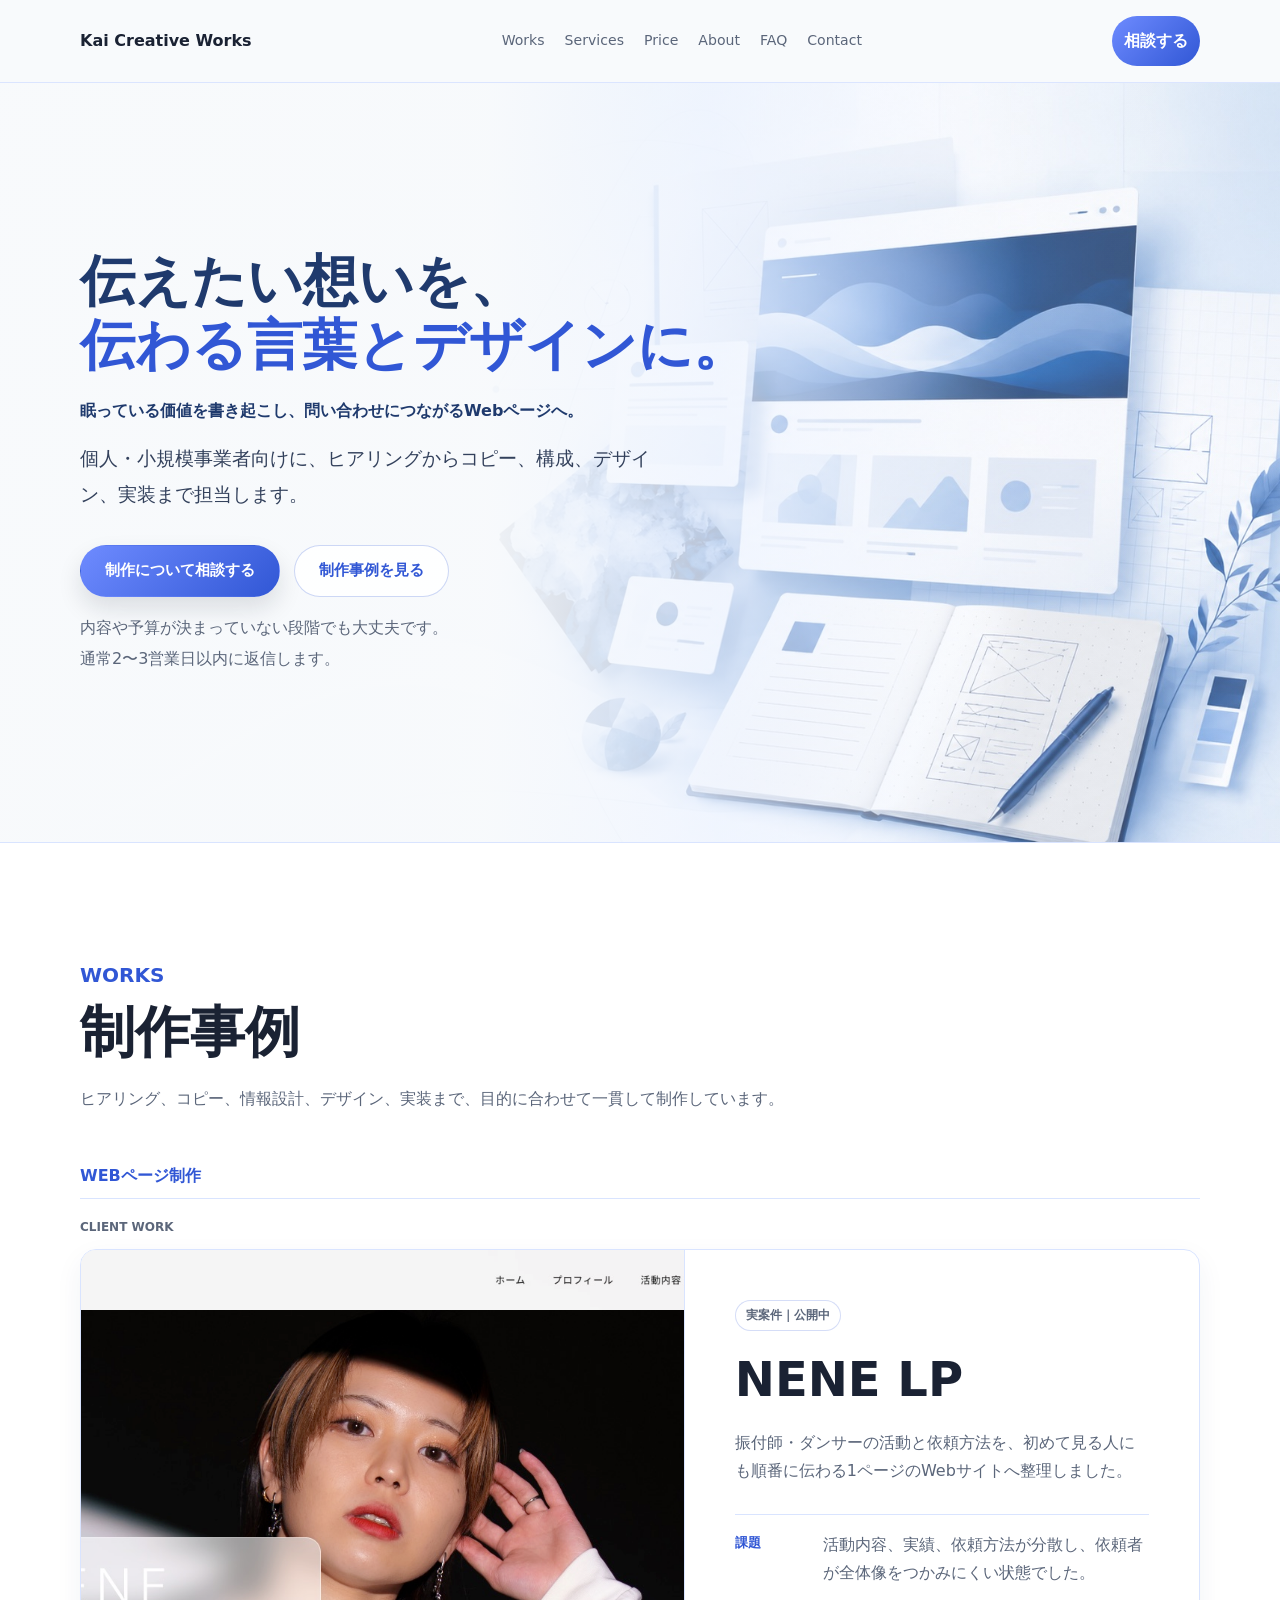
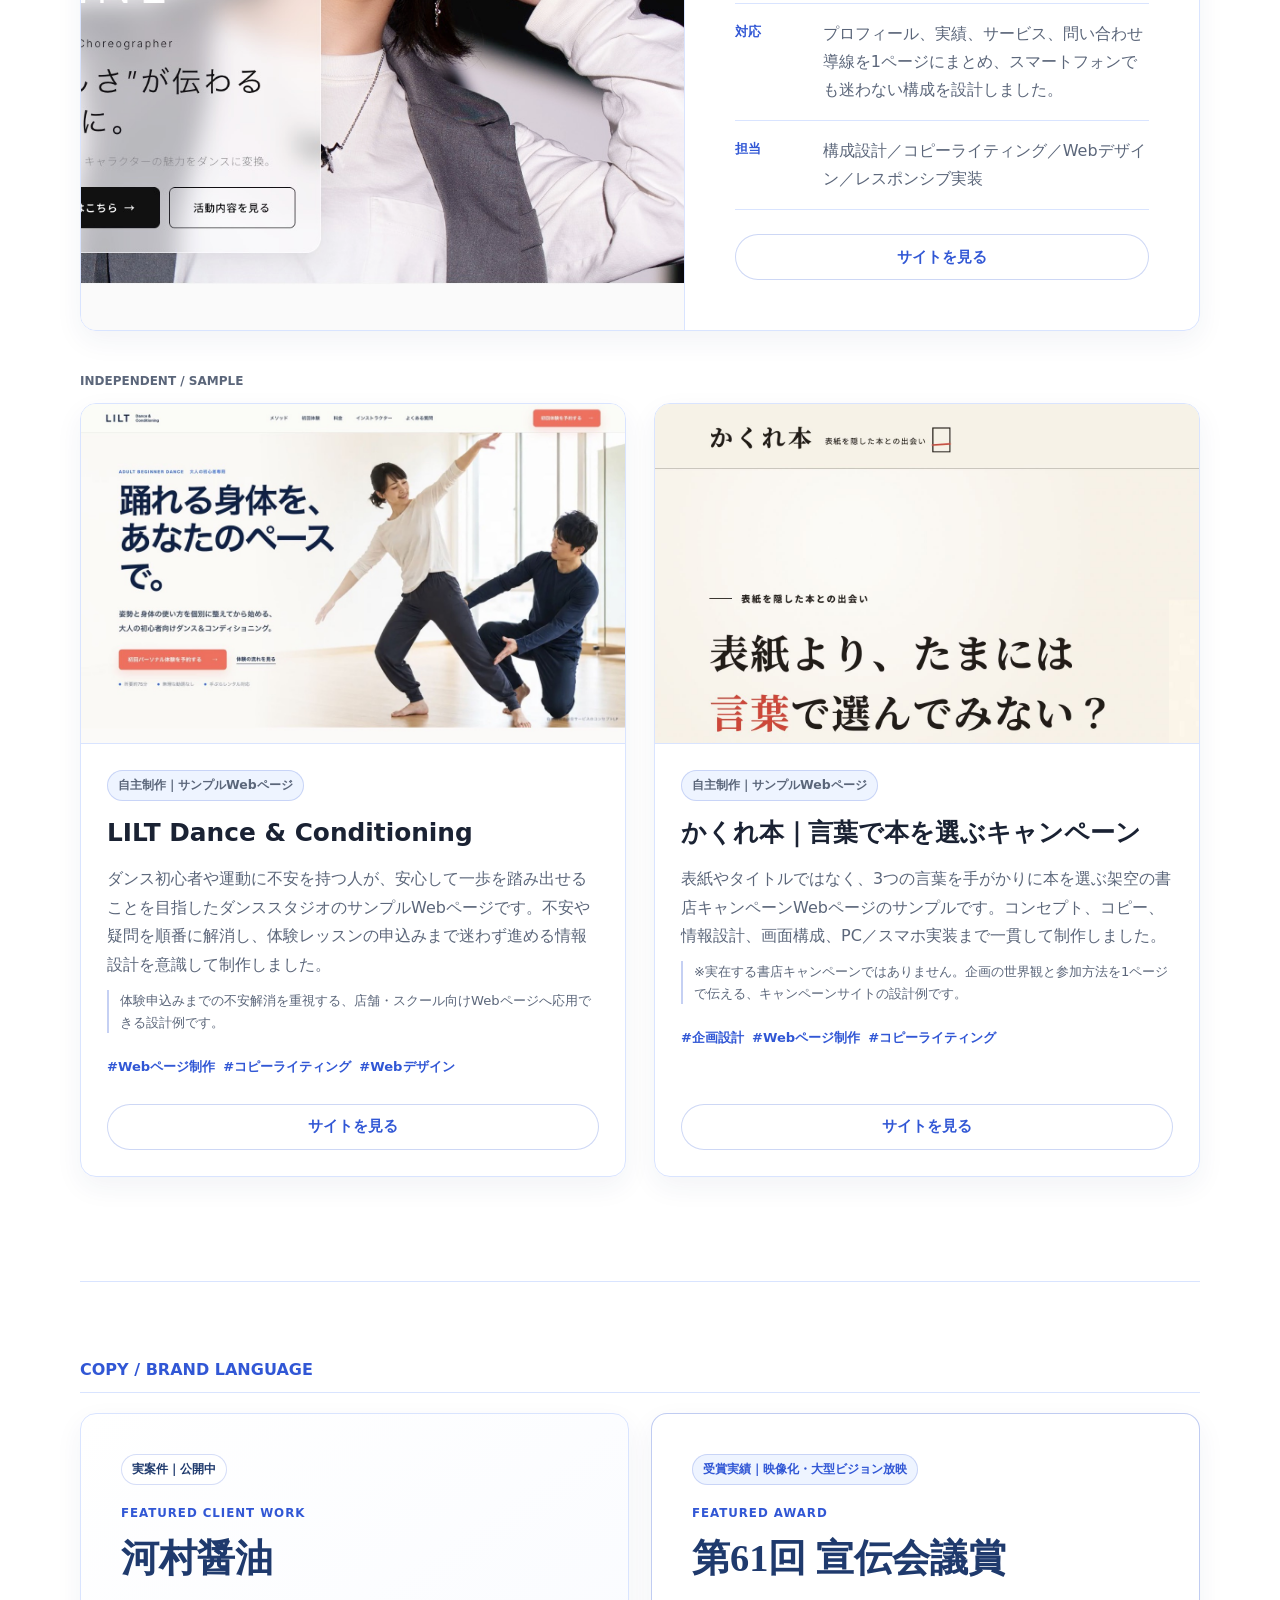
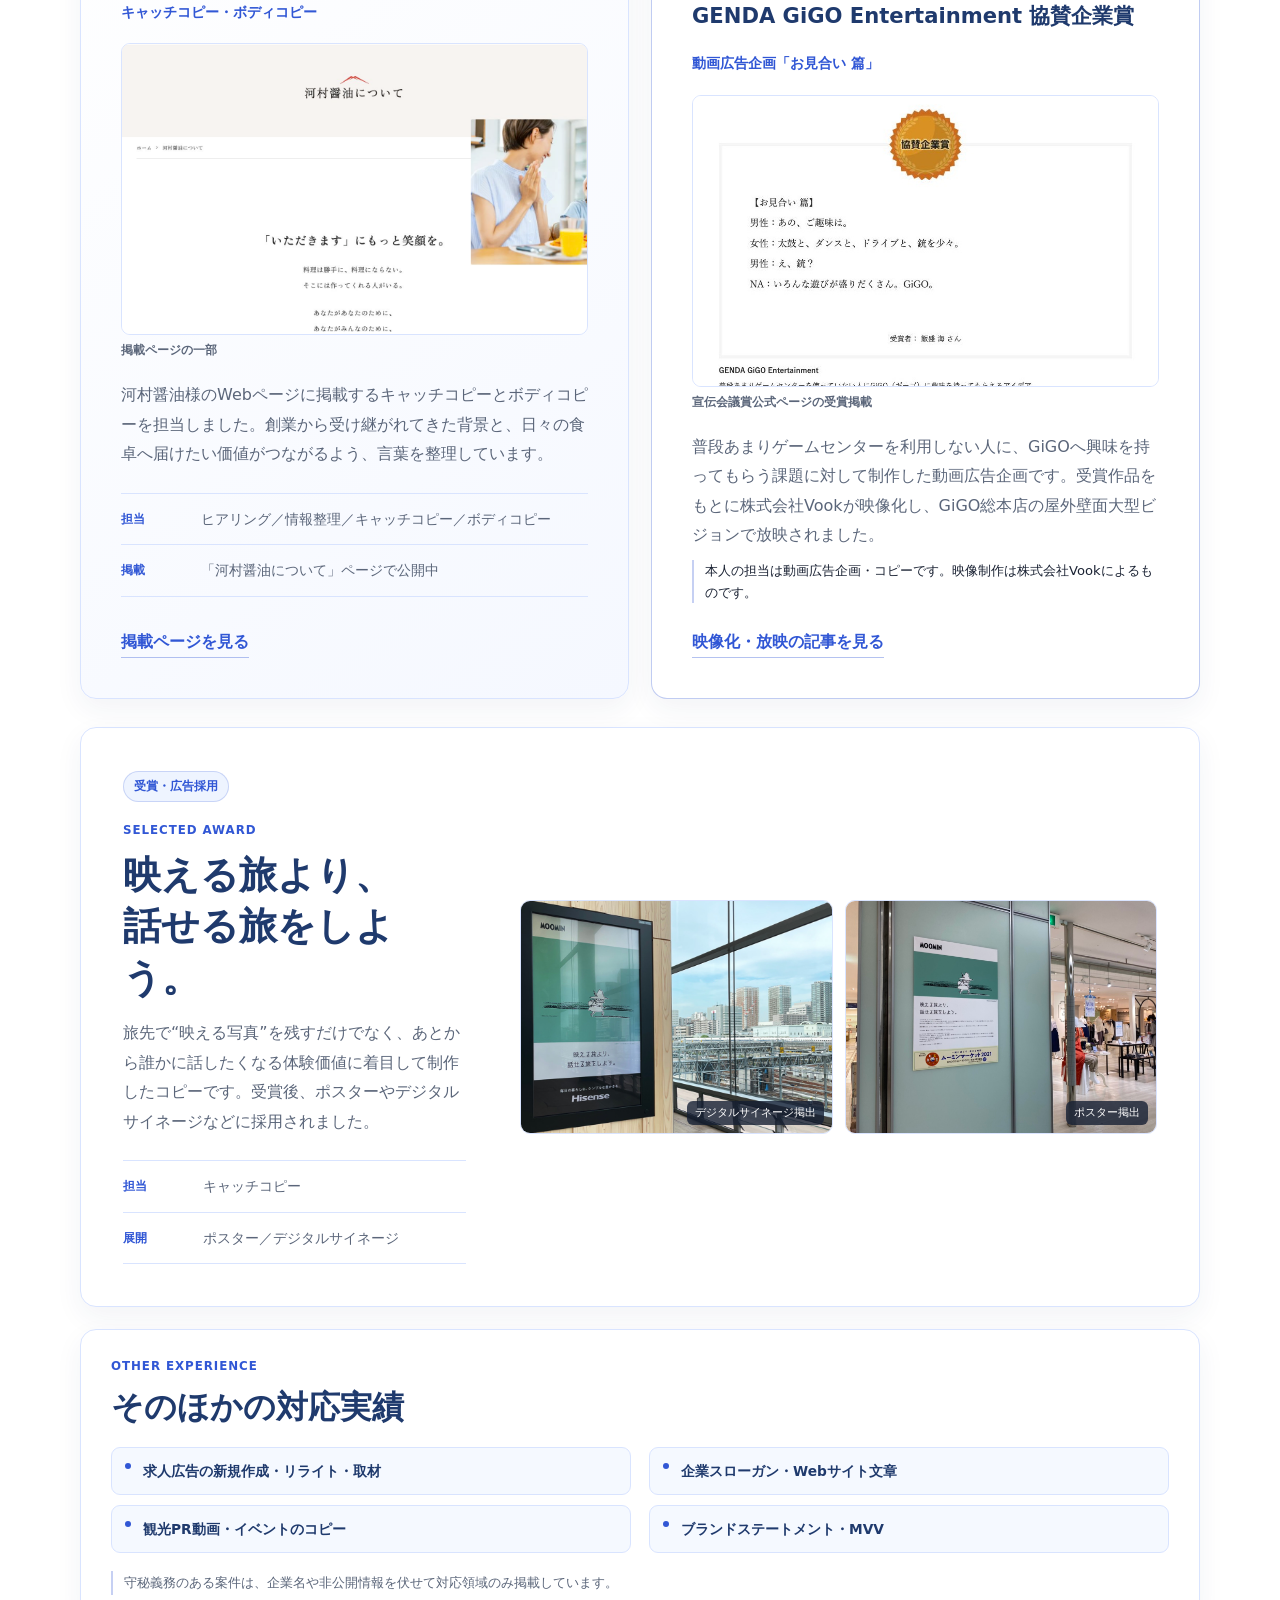
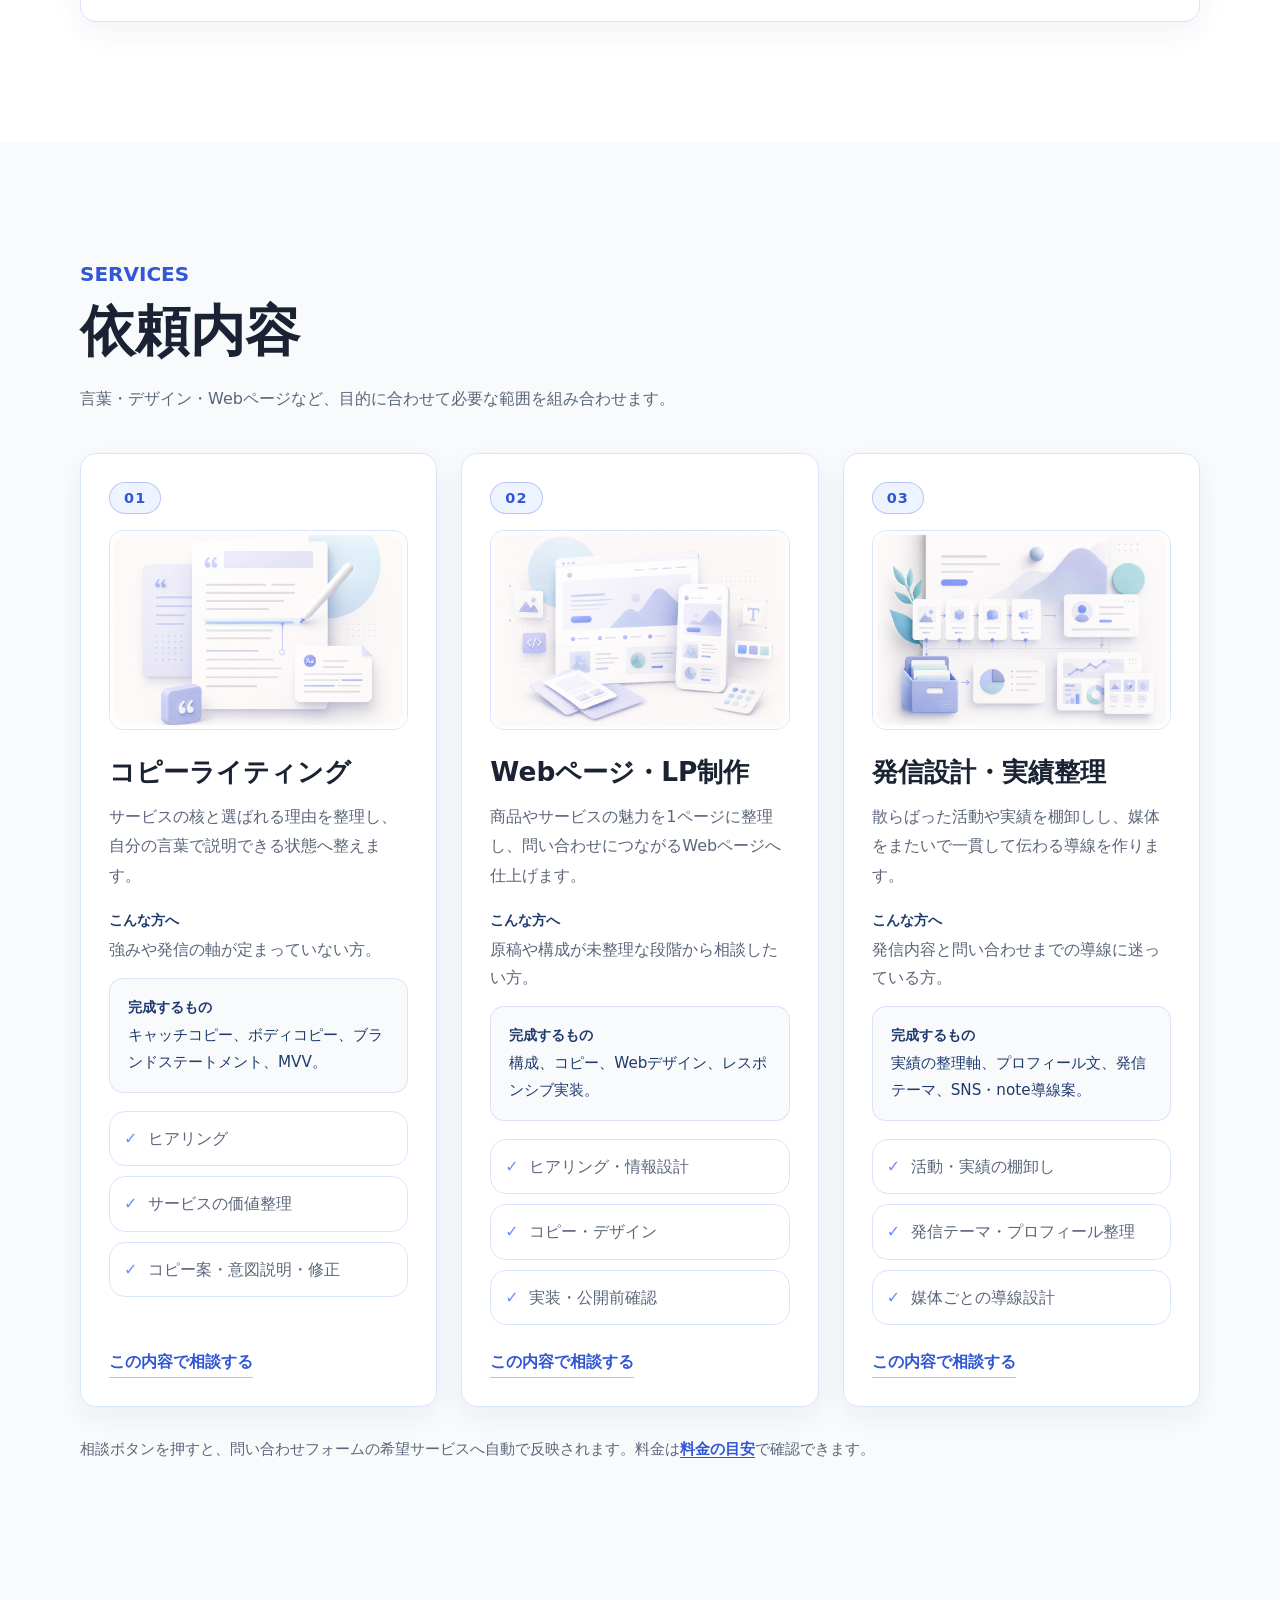
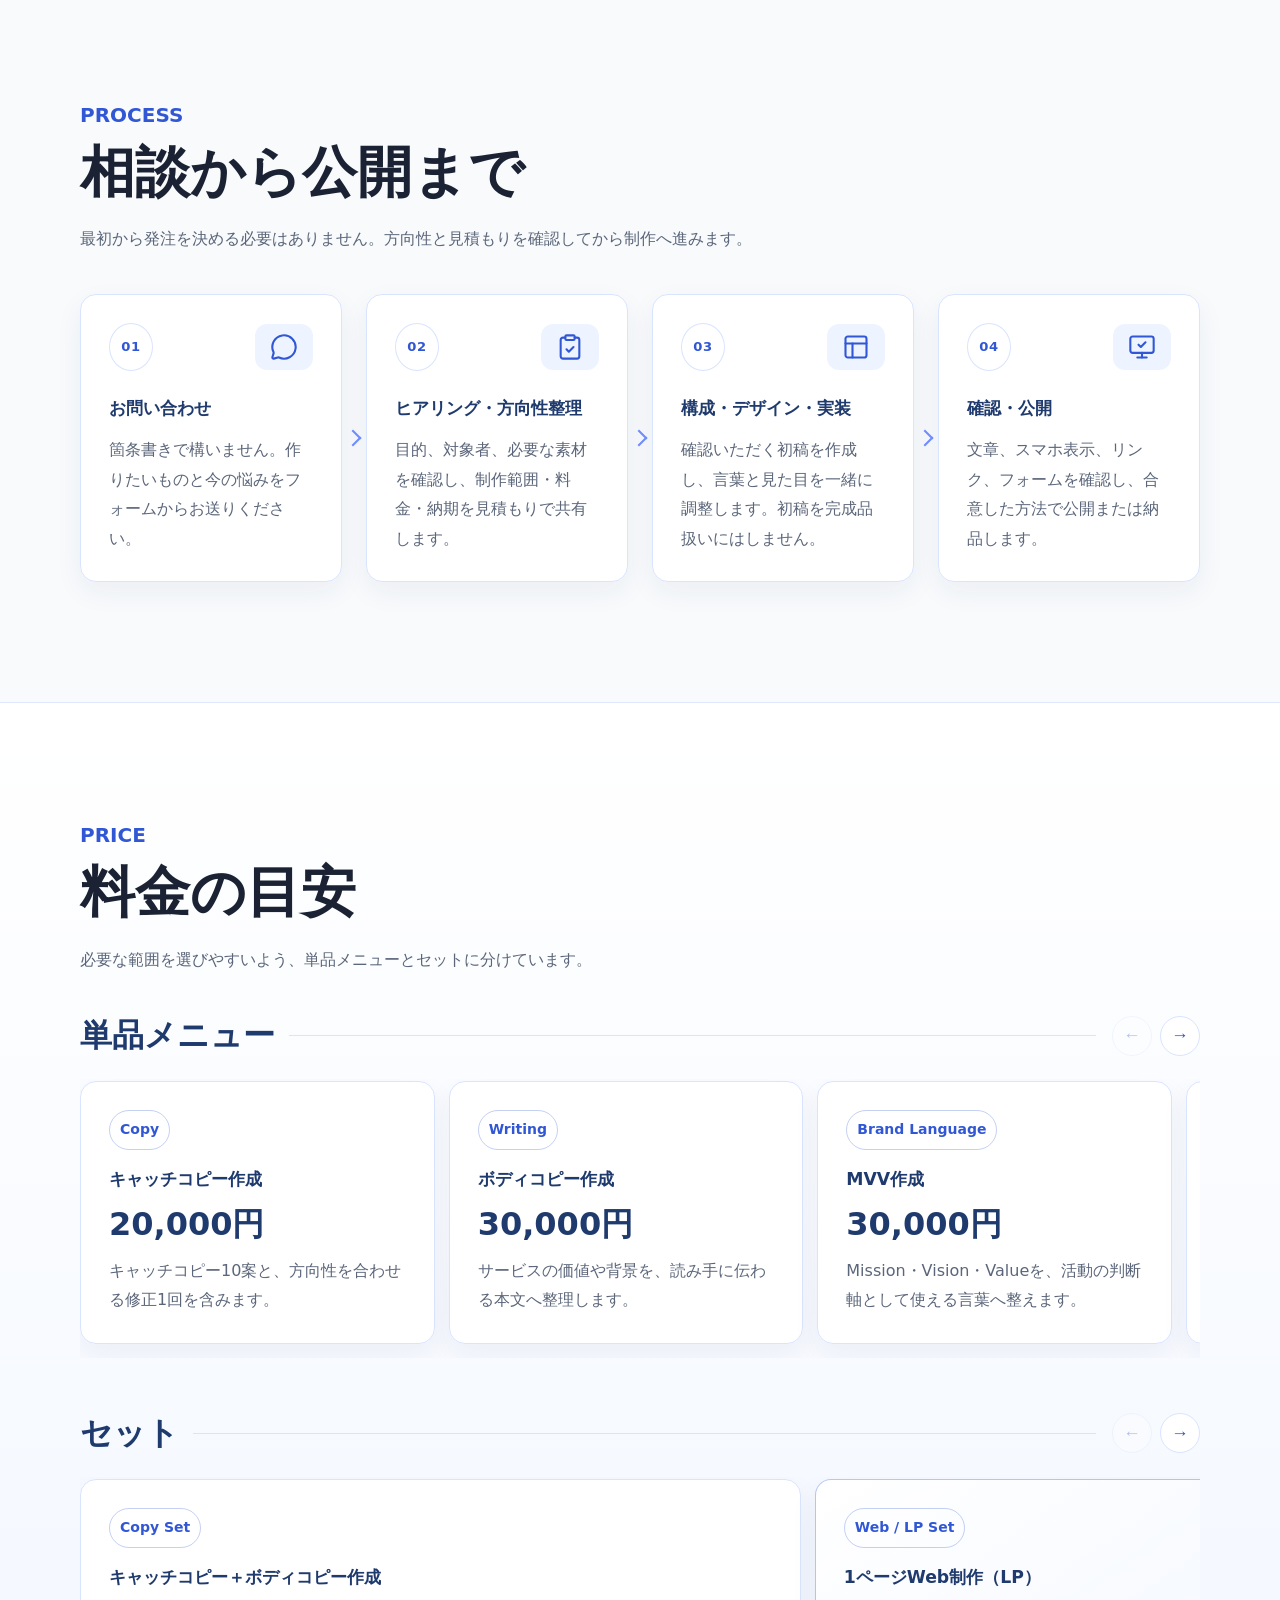
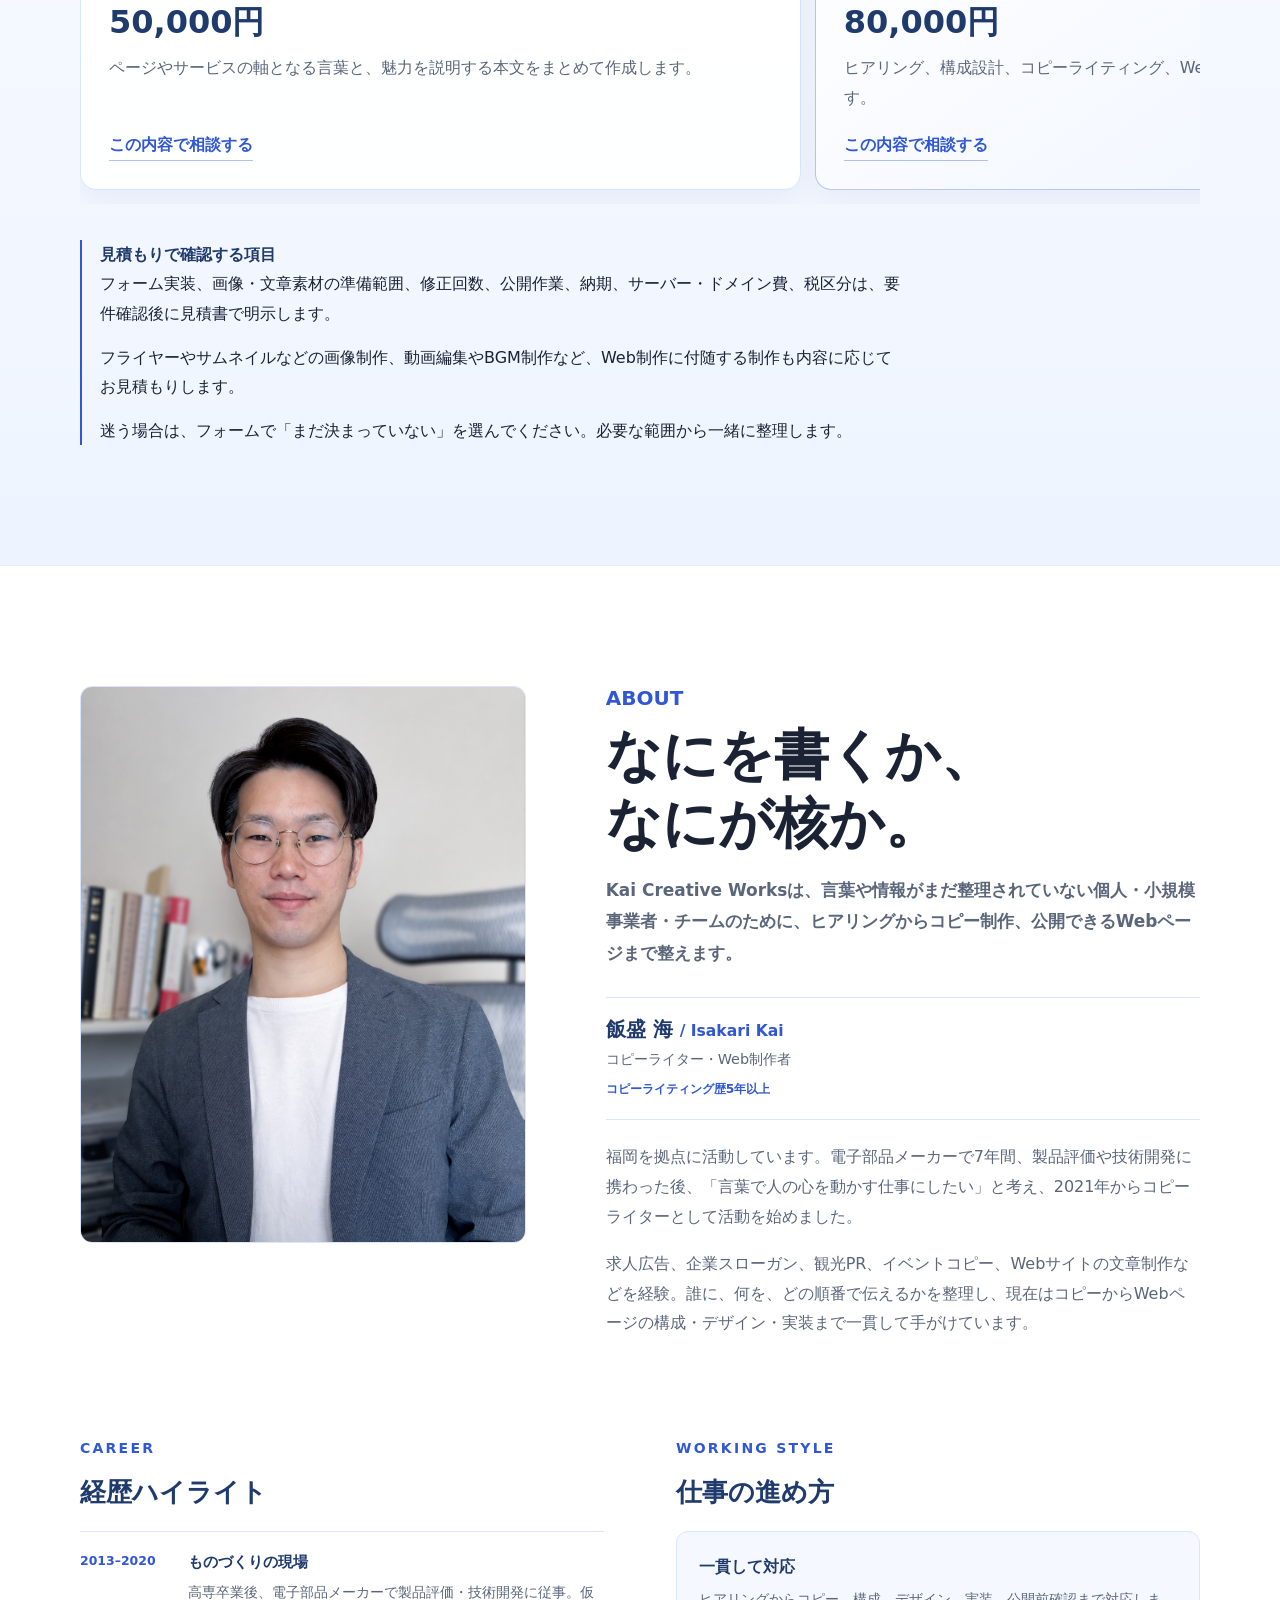
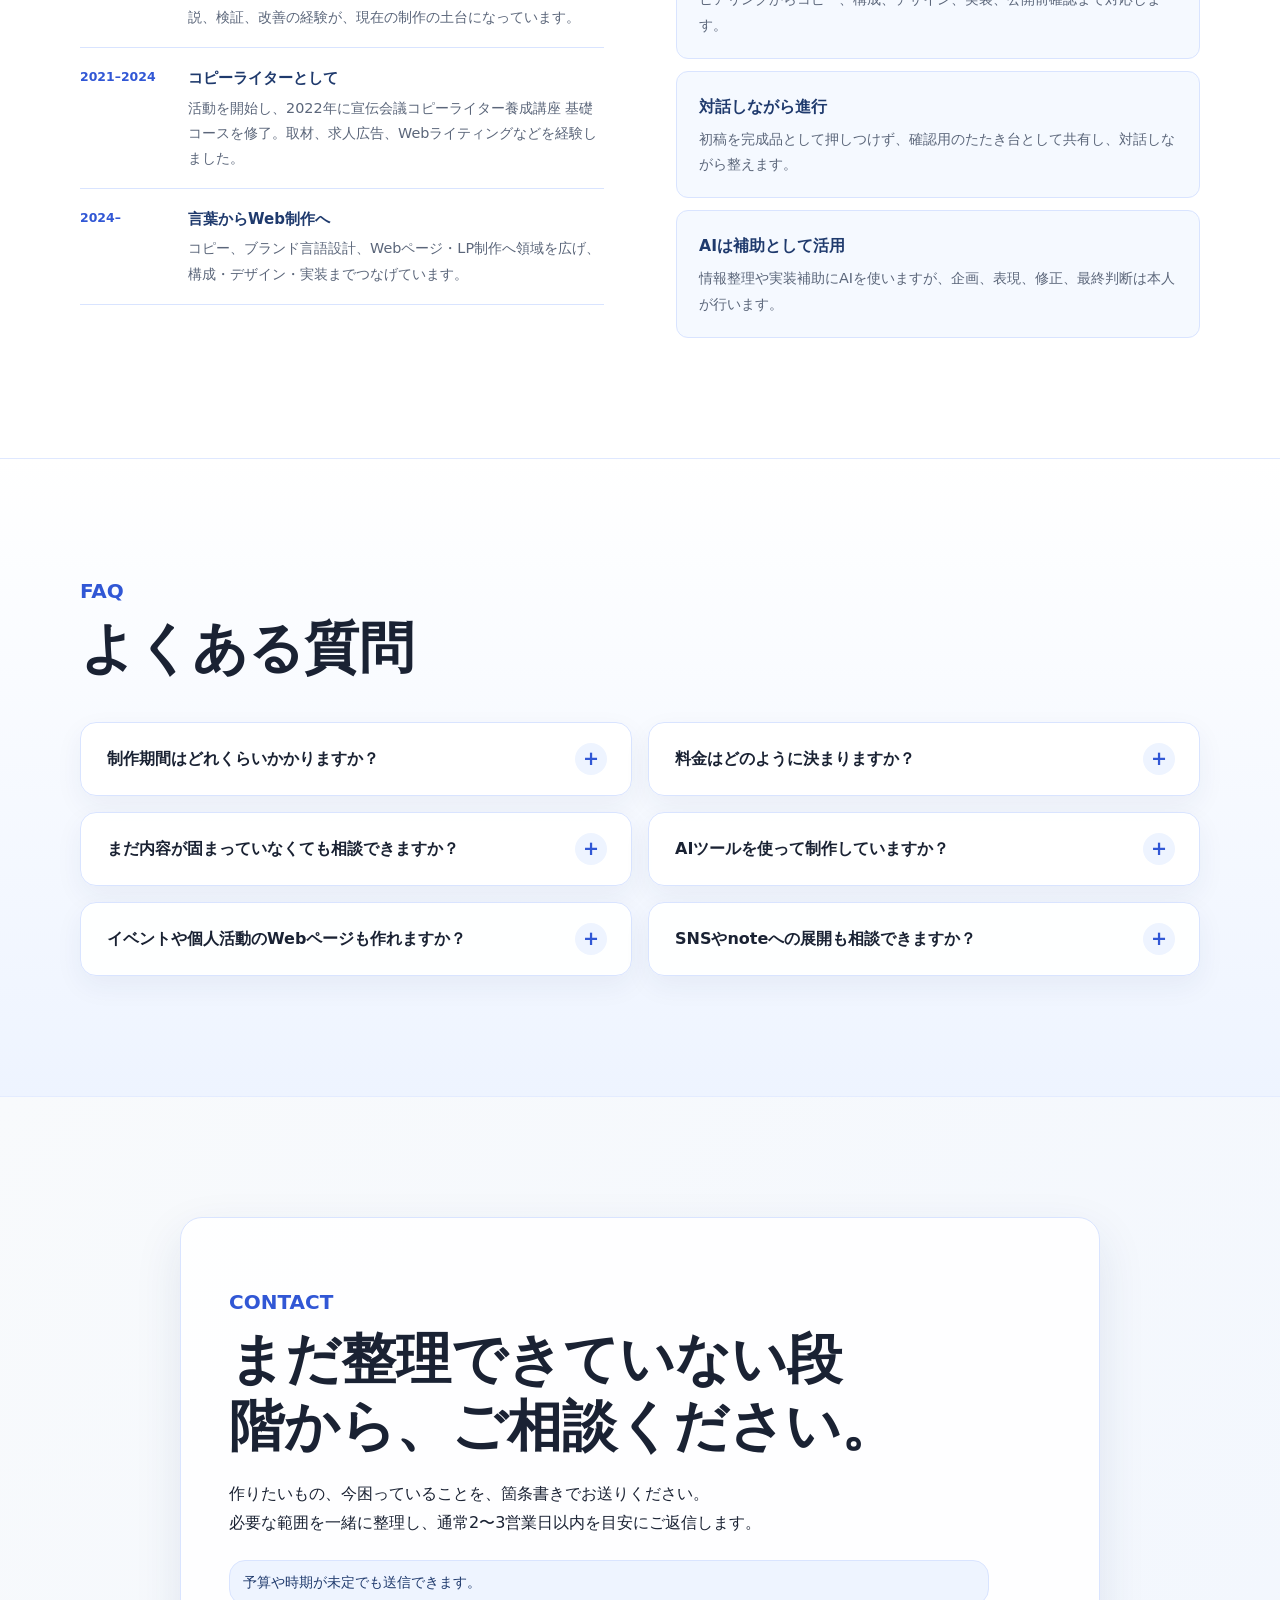
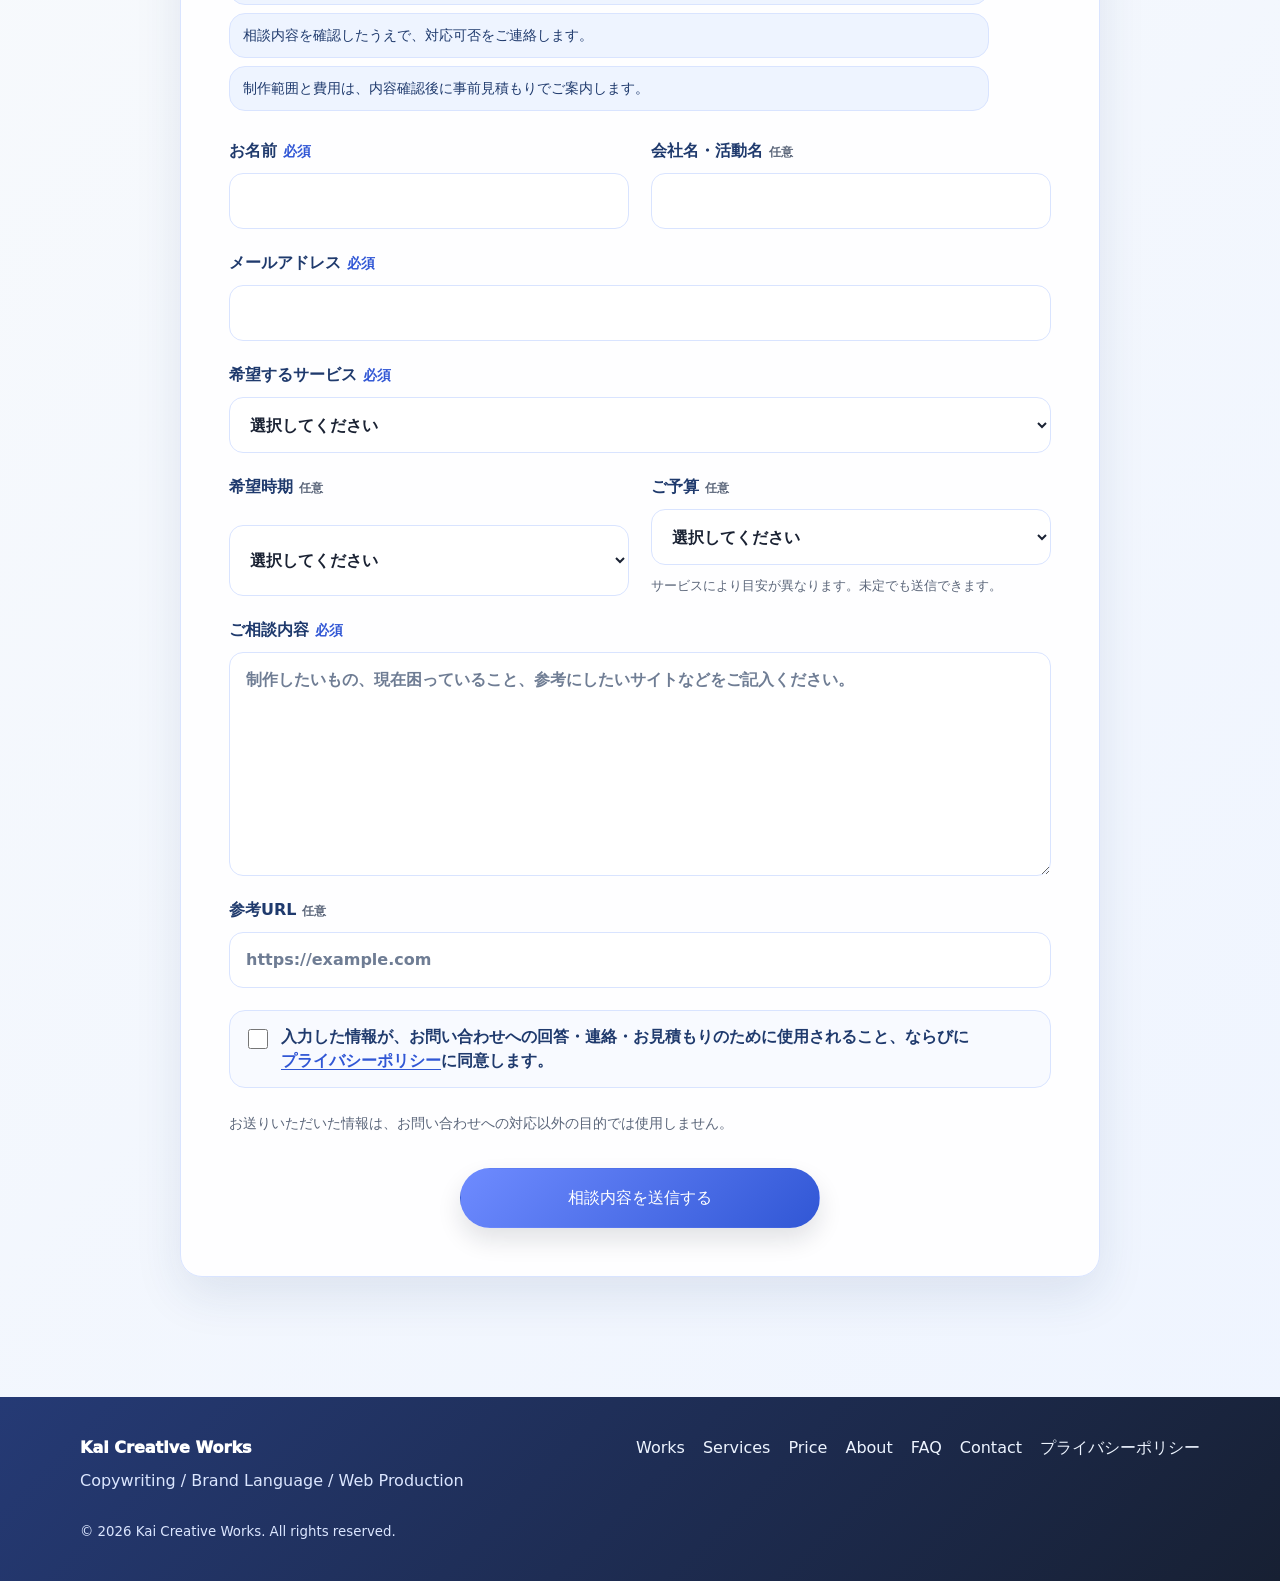
<file: index.html>
<!doctype html>
<html lang="ja">
  <head>
    <meta charset="utf-8">
    <meta name="viewport" content="width=device-width, initial-scale=1">
    <title>Kai Creative Works｜言葉から整えるWebページ・LP制作</title>
    <meta
      name="description"
      content="言葉がまとまっていない個人・小規模事業者向けに、ヒアリング、コピー、構成、デザイン、レスポンシブ実装まで一人で担当するWebページ・LP制作サービスです。"
    >
    <meta name="robots" content="index,follow">
    <link rel="canonical" href="https://kcw000.github.io/my-page/">
    <meta property="og:type" content="website">
    <meta property="og:locale" content="ja_JP">
    <meta property="og:site_name" content="Kai Creative Works">
    <meta property="og:url" content="https://kcw000.github.io/my-page/">
    <meta property="og:title" content="Kai Creative Works｜コピー・Webページ・LP制作">
    <meta property="og:description" content="伝えたい想いを、伝わる言葉とデザインに。ヒアリングからコピー、情報設計、Webページ・LP制作まで一貫して整えます。">
    <meta property="og:image" content="https://kcw000.github.io/my-page/visual/ogp.jpg?v=20260726-2">
    <meta property="og:image:type" content="image/jpeg">
    <meta property="og:image:width" content="1200">
    <meta property="og:image:height" content="630">
    <meta property="og:image:alt" content="Kai Creative Worksのコピー・情報設計・Webページ・LP制作サービス紹介">
    <meta name="twitter:card" content="summary_large_image">
    <meta name="twitter:title" content="Kai Creative Works｜コピー・Webページ・LP制作">
    <meta name="twitter:description" content="伝えたい想いを、伝わる言葉とデザインに。ヒアリングからコピー、情報設計、Webページ・LP制作まで一貫して整えます。">
    <meta name="twitter:image" content="https://kcw000.github.io/my-page/visual/ogp.jpg?v=20260726-2">
    <meta name="twitter:image:alt" content="Kai Creative Worksのコピー・情報設計・Webページ・LP制作サービス紹介">
    <link rel="icon" href="visual/visual_02.png" type="image/png">
    <link rel="preload" as="image" href="visual/hero-main.jpg">
    <link rel="stylesheet" href="style.css?v=20260727-1">
    <script type="application/ld+json">
      {
        "@context": "https://schema.org",
        "@type": "ProfessionalService",
        "name": "Kai Creative Works",
        "description": "言葉がまとまっていない個人・小規模事業者向けに、ヒアリング、コピー、構成、デザイン、Webページ・LP制作まで一貫して対応する個人クリエイターです。",
        "areaServed": "Japan",
        "serviceType": [
          "コピーライティング",
          "Webページ・LP制作",
          "発信設計・実績整理"
        ]
      }
    </script>
    <script type="application/ld+json">
      {
        "@context": "https://schema.org",
        "@type": "FAQPage",
        "mainEntity": [
          {
            "@type": "Question",
            "name": "制作期間はどれくらいかかりますか？",
            "acceptedAnswer": {
              "@type": "Answer",
              "text": "コピーライティングは2週間程度、Webページ制作（LP）は1か月程度が目安です。ご依頼内容や制作状況により前後します。お急ぎの場合は納期を調整できることもあるため、希望時期を添えてまずはご相談ください。"
            }
          },
          {
            "@type": "Question",
            "name": "まだ内容が固まっていなくても相談できますか？",
            "acceptedAnswer": {
              "@type": "Answer",
              "text": "はい。目的や現状を伺い、必要な制作物と優先順位から一緒に整理します。"
            }
          },
          {
            "@type": "Question",
            "name": "イベントや個人活動のWebページも作れますか？",
            "acceptedAnswer": {
              "@type": "Answer",
              "text": "はい。イベント告知、活動紹介、ポートフォリオ、サービス紹介など、小規模な1ページ型Webページ（LP）を中心に対応しています。"
            }
          },
          {
            "@type": "Question",
            "name": "料金はどのように決まりますか？",
            "acceptedAnswer": {
              "@type": "Answer",
              "text": "制作内容、文章量、素材の有無、ページ数、実装範囲を確認し、着手前にお見積もりをご案内します。"
            }
          },
          {
            "@type": "Question",
            "name": "AIツールを使って制作していますか？",
            "acceptedAnswer": {
              "@type": "Answer",
              "text": "情報整理や構成・実装の補助として必要に応じて活用します。企画、表現判断、コピーの選定、修正、最終確認は制作者本人が行います。"
            }
          },
          {
            "@type": "Question",
            "name": "SNSやnoteへの展開も相談できますか？",
            "acceptedAnswer": {
              "@type": "Answer",
              "text": "はい。Webページやブランドの軸をもとに、SNS投稿やnoteへ展開するためのテーマ、見出し、導線整理をご相談いただけます。"
            }
          }
        ]
      }
    </script>
  </head>
  <body>
    <a class="skip-link" href="#main-content">本文へスキップ</a>

    <!-- Header -->
    <header class="site-header">
      <a class="site-logo" href="#top" aria-label="Kai Creative Works トップへ">Kai Creative Works</a>
      <button class="nav-toggle" type="button" aria-expanded="false" aria-controls="site-nav" aria-label="メニューを開く">
        <span></span>
        <span></span>
        <span></span>
        <span class="sr-only">メニュー</span>
      </button>
      <nav id="site-nav" class="site-nav" aria-label="主要ナビゲーション">
        <a href="#works">Works</a>
        <a href="#services">Services</a>
        <a href="#price">Price</a>
        <a href="#about">About</a>
        <a href="#faq">FAQ</a>
        <a href="#contact">Contact</a>
      </nav>
      <a class="header-cta" href="#contact">相談する</a>
    </header>

    <main id="main-content">
      <!-- Hero -->
      <section id="top" class="hero" aria-labelledby="hero-title">
        <video class="hero-background hero-video" autoplay muted loop playsinline preload="metadata" poster="visual/hero-main.jpg" aria-hidden="true">
          <source src="visual/hero/hero-motion.mp4" type="video/mp4">
        </video>
        <div class="hero-overlay" aria-hidden="true"></div>
        <div class="hero-content section-shell">
          <h1 id="hero-title" class="hero-title">伝えたい想いを、<br><span>伝わる言葉と<wbr>デザインに。</span></h1>
          <p class="hero-subcopy">眠っている価値を書き起こし、問い合わせにつながるWebページへ。</p>
          <p class="lead">個人・小規模事業者向けに、ヒアリングからコピー、構成、デザイン、実装まで担当します。</p>
          <div class="button-row" aria-label="主な導線">
            <a class="button primary" href="#contact">制作について相談する</a>
            <a class="button secondary" href="#works">制作事例を見る</a>
          </div>
          <p class="hero-note">内容や予算が決まっていない段階でも大丈夫です。<br>通常2〜3営業日以内に返信します。</p>
        </div>
      </section>

      <!-- Works -->
      <section id="works" class="section works-section">
        <div class="section-shell">
          <div class="section-heading works-heading">
            <p class="eyebrow">Works</p>
            <h2>制作事例</h2>
            <p>ヒアリング、コピー、情報設計、デザイン、実装まで、目的に合わせて一貫して制作しています。</p>
          </div>

          <section id="works-web" class="works-category" aria-label="Webページ・LP制作実績">
            <div class="works-category-heading works-category-heading-compact">
              <p class="eyebrow">Webページ制作</p>
            </div>

            <p class="works-group-label">Client work</p>
            <article class="portfolio-work-card portfolio-work-featured">
              <div class="portfolio-work-media">
                <img src="visual/works/nene-cover.jpg" alt="NENE LPのメインビジュアル。NENEさんのポートレート" width="1269" height="909">
              </div>
              <div class="portfolio-work-body">
                <p class="work-label work-label-client">実案件｜公開中</p>
                <h3>NENE LP</h3>
                <p class="portfolio-work-copy">振付師・ダンサーの活動と依頼方法を、初めて見る人にも順番に伝わる1ページのWebサイトへ整理しました。</p>
                <dl class="case-summary">
                  <div>
                    <dt>課題</dt>
                    <dd>活動内容、実績、依頼方法が分散し、依頼者が全体像をつかみにくい状態でした。</dd>
                  </div>
                  <div>
                    <dt>対応</dt>
                    <dd>プロフィール、実績、サービス、問い合わせ導線を1ページにまとめ、スマートフォンでも迷わない構成を設計しました。</dd>
                  </div>
                  <div>
                    <dt>担当</dt>
                    <dd>構成設計／コピーライティング／Webデザイン／レスポンシブ実装</dd>
                  </div>
                </dl>
                <div class="portfolio-work-actions">
                  <a class="button secondary small" href="https://kcw000.github.io/nene-lp/" target="_blank" rel="noopener noreferrer">サイトを見る</a>
                </div>
              </div>
            </article>

            <p class="works-group-label works-group-label-sample">Independent / Sample</p>
            <div class="portfolio-work-pair">
              <article class="portfolio-work-card">
                <div class="portfolio-work-media">
                  <img
                    src="visual/works/lilt-lp.jpg"
                    alt="LILT Dance &amp; ConditioningのWebページデザイン"
                    width="1200"
                    height="750"
                    loading="lazy"
                  >
                </div>
                <div class="portfolio-work-body">
                  <p class="work-label">自主制作｜サンプルWebページ</p>
                  <h3>LILT Dance &amp; Conditioning</h3>
                  <p class="portfolio-work-copy">ダンス初心者や運動に不安を持つ人が、安心して一歩を踏み出せることを目指したダンススタジオのサンプルWebページです。不安や疑問を順番に解消し、体験レッスンの申込みまで迷わず進める情報設計を意識して制作しました。</p>
                  <p class="portfolio-work-note">体験申込みまでの不安解消を重視する、店舗・スクール向けWebページへ応用できる設計例です。</p>
                  <ul class="portfolio-work-tags" aria-label="LILT Dance &amp; Conditioningの担当領域">
                    <li>#Webページ制作</li>
                    <li>#コピーライティング</li>
                    <li>#Webデザイン</li>
                  </ul>
                  <div class="portfolio-work-actions">
                    <a class="button secondary small" href="https://lilt-dance-conditioning.ka1note.chatgpt.site" target="_blank" rel="noopener noreferrer">サイトを見る</a>
                  </div>
                </div>
              </article>

              <article class="portfolio-work-card">
                <div class="portfolio-work-media">
                  <img src="visual/works/kakurebon-lp.png" alt="かくれ本キャンペーンWebページのデザイン" width="1440" height="900" loading="lazy">
                </div>
                <div class="portfolio-work-body">
                  <p class="work-label">自主制作｜サンプルWebページ</p>
                  <h3>かくれ本｜言葉で本を選ぶキャンペーン</h3>
                  <p class="portfolio-work-copy">表紙やタイトルではなく、3つの言葉を手がかりに本を選ぶ架空の書店キャンペーンWebページのサンプルです。コンセプト、コピー、情報設計、画面構成、PC／スマホ実装まで一貫して制作しました。</p>
                  <p class="portfolio-work-note">※実在する書店キャンペーンではありません。企画の世界観と参加方法を1ページで伝える、キャンペーンサイトの設計例です。</p>
                  <ul class="portfolio-work-tags" aria-label="かくれ本キャンペーンWebページの担当領域">
                    <li>#企画設計</li>
                    <li>#Webページ制作</li>
                    <li>#コピーライティング</li>
                  </ul>
                  <div class="portfolio-work-actions">
                    <a class="button secondary small" href="https://kakurebon-campaign.ka1note.chatgpt.site" target="_blank" rel="noopener noreferrer">サイトを見る</a>
                  </div>
                </div>
              </article>
            </div>
          </section>

          <section id="works-copy" class="works-category copy-work-block" aria-label="コピー・ブランド言語設計実績">
            <div class="works-category-heading works-category-heading-compact copy-work-heading">
              <p class="eyebrow">Copy / Brand Language</p>
            </div>

            <div class="copy-feature-grid">
              <article class="copy-case-card copy-case-client">
                <p class="work-label work-label-client">実案件｜公開中</p>
                <p class="copy-case-overline">Featured client work</p>
                <h4>河村醤油</h4>
                <p class="copy-case-role">キャッチコピー・ボディコピー</p>
                <a class="copy-case-proof" href="https://www.kawamura-shoyu.co.jp/?mode=f1" target="_blank" rel="noopener noreferrer">
                  <img src="visual/works/copy/kawamura-page.jpg" alt="河村醤油についてページに掲載されたキャッチコピーとボディコピー" width="1280" height="960" loading="lazy">
                  <span>掲載ページの一部</span>
                </a>
                <p>河村醤油様のWebページに掲載するキャッチコピーとボディコピーを担当しました。創業から受け継がれてきた背景と、日々の食卓へ届けたい価値がつながるよう、言葉を整理しています。</p>
                <dl class="copy-case-meta">
                  <div><dt>担当</dt><dd>ヒアリング／情報整理／キャッチコピー／ボディコピー</dd></div>
                  <div><dt>掲載</dt><dd>「河村醤油について」ページで公開中</dd></div>
                </dl>
                <a class="text-link" href="https://www.kawamura-shoyu.co.jp/?mode=f1" target="_blank" rel="noopener noreferrer">掲載ページを見る</a>
              </article>

              <article class="copy-case-card copy-case-award">
                <p class="work-label">受賞実績｜映像化・大型ビジョン放映</p>
                <p class="copy-case-overline">Featured award</p>
                <h4>第61回 宣伝会議賞<br><span>GENDA GiGO Entertainment 協賛企業賞</span></h4>
                <p class="copy-case-role">動画広告企画「お見合い 篇」</p>
                <a class="copy-case-proof" href="https://awardg.sendenkaigi.com/senden/history/61" target="_blank" rel="noopener noreferrer">
                  <img src="visual/works/copy/gigo-award.jpg" alt="宣伝会議賞公式ページに掲載された協賛企業賞受賞作品「お見合い 篇」と受賞者名" width="900" height="600" loading="lazy">
                  <span>宣伝会議賞公式ページの受賞掲載</span>
                </a>
                <p>普段あまりゲームセンターを利用しない人に、GiGOへ興味を持ってもらう課題に対して制作した動画広告企画です。受賞作品をもとに株式会社Vookが映像化し、GiGO総本店の屋外壁面大型ビジョンで放映されました。</p>
                <p class="portfolio-work-note">本人の担当は動画広告企画・コピーです。映像制作は株式会社Vookによるものです。</p>
                <a class="text-link" href="https://www.advertimes.com/20240920/article474510/" target="_blank" rel="noopener noreferrer">映像化・放映の記事を見る</a>
              </article>
            </div>

            <article id="moomin-copy" class="copy-campaign-card">
              <div class="copy-campaign-copy">
                <p class="work-label">受賞・広告採用</p>
                <p class="copy-case-overline">Selected award</p>
                <h4>映える旅より、<br>話せる旅をしよう。</h4>
                <p>旅先で“映える写真”を残すだけでなく、あとから誰かに話したくなる体験価値に着目して制作したコピーです。受賞後、ポスターやデジタルサイネージなどに採用されました。</p>
                <dl class="copy-case-meta">
                  <div><dt>担当</dt><dd>キャッチコピー</dd></div>
                  <div><dt>展開</dt><dd>ポスター／デジタルサイネージ</dd></div>
                </dl>
              </div>
              <div class="copy-campaign-gallery" aria-label="映える旅より、話せる旅をしよう。の掲出写真">
                <figure>
                  <img src="visual/works/copy/moomin-signage.jpg" alt="駅構内のデジタルサイネージに掲出された作品" width="1200" height="679" loading="lazy">
                  <figcaption>デジタルサイネージ掲出</figcaption>
                </figure>
                <figure>
                  <img src="visual/works/copy/moomin-poster.jpg" alt="商業施設内にポスターとして掲出された作品" width="1200" height="899" loading="lazy">
                  <figcaption>ポスター掲出</figcaption>
                </figure>
              </div>
            </article>

            <div class="selected-copy-list" aria-label="そのほかのコピー実績">
              <article>
                <p class="copy-case-overline">Other experience</p>
                <h4>そのほかの対応実績</h4>
                <ul class="copy-experience-list">
                  <li>求人広告の新規作成・リライト・取材</li>
                  <li>企業スローガン・Webサイト文章</li>
                  <li>観光PR動画・イベントのコピー</li>
                  <li>ブランドステートメント・MVV</li>
                </ul>
                <p class="portfolio-work-note">守秘義務のある案件は、企業名や非公開情報を伏せて対応領域のみ掲載しています。</p>
              </article>
            </div>
          </section>
        </div>
      </section>

      <!-- Services -->
      <section id="services" class="section services-section">
        <div class="section-shell">
          <div class="section-heading">
            <p class="eyebrow">Services</p>
            <h2>依頼内容</h2>
            <p>言葉・デザイン・Webページなど、目的に合わせて必要な範囲を組み合わせます。</p>
          </div>
          <div class="card-grid service-cards">
            <article class="service-card card">
              <span class="number-label">01</span>
              <div class="service-visual">
                <img src="visual/services/copywriting.png" alt="文章の構成を整え、言葉を磨くコピーライティングのイメージ" width="960" height="640" loading="lazy" decoding="async">
              </div>
              <h3>コピーライティング</h3>
              <p>サービスの核と選ばれる理由を整理し、自分の言葉で説明できる状態へ整えます。</p>
              <p class="service-fit"><strong>こんな方へ</strong>強みや発信の軸が定まっていない方。</p>
              <p class="service-deliverable"><strong>完成するもの</strong>キャッチコピー、ボディコピー、ブランドステートメント、MVV。</p>
              <ul>
                <li>ヒアリング</li>
                <li>サービスの価値整理</li>
                <li>コピー案・意図説明・修正</li>
              </ul>
              <a class="text-link service-cta" href="#contact" data-service="コピーライティング">この内容で相談する</a>
            </article>
            <article class="service-card card">
              <span class="number-label">02</span>
              <div class="service-visual">
                <img src="visual/services/lp-web.png" alt="PCとスマートフォンに対応したWebページ・LP制作のイメージ" width="960" height="640" loading="lazy" decoding="async">
              </div>
              <h3>Webページ・LP制作</h3>
              <p>商品やサービスの魅力を1ページに整理し、問い合わせにつながるWebページへ仕上げます。</p>
              <p class="service-fit"><strong>こんな方へ</strong>原稿や構成が未整理な段階から相談したい方。</p>
              <p class="service-deliverable"><strong>完成するもの</strong>構成、コピー、Webデザイン、レスポンシブ実装。</p>
              <ul>
                <li>ヒアリング・情報設計</li>
                <li>コピー・デザイン</li>
                <li>実装・公開前確認</li>
              </ul>
              <a class="text-link service-cta" href="#contact" data-service="Webページ・LP制作">この内容で相談する</a>
            </article>
            <article class="service-card card">
              <span class="number-label">03</span>
              <div class="service-visual">
                <img src="visual/services/content-planning.png" alt="実績や発信内容を整理し、問い合わせまでの導線を設計するイメージ" width="960" height="640" loading="lazy" decoding="async">
              </div>
              <h3>発信設計・実績整理</h3>
              <p>散らばった活動や実績を棚卸しし、媒体をまたいで一貫して伝わる導線を作ります。</p>
              <p class="service-fit"><strong>こんな方へ</strong>発信内容と問い合わせまでの導線に迷っている方。</p>
              <p class="service-deliverable"><strong>完成するもの</strong>実績の整理軸、プロフィール文、発信テーマ、SNS・note導線案。</p>
              <ul>
                <li>活動・実績の棚卸し</li>
                <li>発信テーマ・プロフィール整理</li>
                <li>媒体ごとの導線設計</li>
              </ul>
              <a class="text-link service-cta" href="#contact" data-service="発信設計・実績整理">この内容で相談する</a>
            </article>
          </div>
          <p class="section-note">相談ボタンを押すと、問い合わせフォームの希望サービスへ自動で反映されます。料金は<a href="#price">料金の目安</a>で確認できます。</p>
        </div>
      </section>

      <!-- Process -->
      <section id="process" class="section process-section">
        <div class="section-shell">
          <div class="section-heading">
            <p class="eyebrow">Process</p>
            <h2>相談から公開まで</h2>
            <p>最初から発注を決める必要はありません。方向性と見積もりを確認してから制作へ進みます。</p>
          </div>
          <ol class="process-list">
            <li>
              <div class="process-step-top">
                <span class="process-step-number">01</span>
                <img class="process-step-icon" src="visual/icons/message-circle.svg" alt="" aria-hidden="true" width="24" height="24">
              </div>
              <strong>お問い合わせ</strong>
              <p>箇条書きで構いません。作りたいものと今の悩みをフォームからお送りください。</p>
            </li>
            <li>
              <div class="process-step-top">
                <span class="process-step-number">02</span>
                <img class="process-step-icon" src="visual/icons/clipboard-check.svg" alt="" aria-hidden="true" width="24" height="24">
              </div>
              <strong>ヒアリング・方向性整理</strong>
              <p>目的、対象者、必要な素材を確認し、制作範囲・料金・納期を見積もりで共有します。</p>
            </li>
            <li>
              <div class="process-step-top">
                <span class="process-step-number">03</span>
                <img class="process-step-icon" src="visual/icons/panels-top-left.svg" alt="" aria-hidden="true" width="24" height="24">
              </div>
              <strong>構成・デザイン・実装</strong>
              <p>確認いただく初稿を作成し、言葉と見た目を一緒に調整します。初稿を完成品扱いにはしません。</p>
            </li>
            <li>
              <div class="process-step-top">
                <span class="process-step-number">04</span>
                <img class="process-step-icon" src="visual/icons/monitor-check.svg" alt="" aria-hidden="true" width="24" height="24">
              </div>
              <strong>確認・公開</strong>
              <p>文章、スマホ表示、リンク、フォームを確認し、合意した方法で公開または納品します。</p>
            </li>
          </ol>
        </div>
      </section>

      <!-- Price -->
      <section id="price" class="section section-muted">
        <div class="section-shell">
          <div class="section-heading">
            <p class="eyebrow">Price</p>
            <h2>料金の目安</h2>
            <p>必要な範囲を選びやすいよう、単品メニューとセットに分けています。</p>
          </div>
          <div class="price-group">
            <div class="price-group-heading">
              <h3 class="price-group-title">単品メニュー</h3>
              <div class="price-slider-controls" aria-label="単品メニューの表示切り替え">
                <button type="button" class="price-slider-button" data-price-direction="-1" aria-label="前の単品メニューを表示">←</button>
                <button type="button" class="price-slider-button" data-price-direction="1" aria-label="次の単品メニューを表示">→</button>
              </div>
            </div>
            <div class="price-list price-list-single" data-price-slider tabindex="0" aria-label="単品メニュー一覧">
              <article><span class="price-label">Copy</span><h4>キャッチコピー作成</h4><strong>20,000円</strong><p>キャッチコピー10案と、方向性を合わせる修正1回を含みます。</p></article>
              <article><span class="price-label">Writing</span><h4>ボディコピー作成</h4><strong>30,000円</strong><p>サービスの価値や背景を、読み手に伝わる本文へ整理します。</p></article>
              <article><span class="price-label">Brand Language</span><h4>MVV作成</h4><strong>30,000円</strong><p>Mission・Vision・Valueを、活動の判断軸として使える言葉へ整えます。</p></article>
              <article><span class="price-label">Web Writing</span><h4>Webページライティング</h4><strong>30,000円</strong><p>ページ構成に沿って、見出し・本文・CTAなどの原稿を作成します。</p></article>
            </div>
          </div>
          <div class="price-group price-group-set">
            <div class="price-group-heading">
              <h3 class="price-group-title">セット</h3>
              <div class="price-slider-controls" aria-label="セットメニューの表示切り替え">
                <button type="button" class="price-slider-button" data-price-direction="-1" aria-label="前のセットメニューを表示">←</button>
                <button type="button" class="price-slider-button" data-price-direction="1" aria-label="次のセットメニューを表示">→</button>
              </div>
            </div>
            <div class="price-list price-list-set" data-price-slider tabindex="0" aria-label="セットメニュー一覧">
              <article>
                <span class="price-label">Copy Set</span>
                <h4>キャッチコピー＋ボディコピー作成</h4>
                <strong>50,000円</strong>
                <p>ページやサービスの軸となる言葉と、魅力を説明する本文をまとめて作成します。</p>
                <a class="text-link service-cta" href="#contact" data-service="コピーライティング">この内容で相談する</a>
              </article>
              <article class="price-featured">
                <span class="price-label">Web / LP Set</span>
                <h4>1ページWeb制作（LP）</h4>
                <strong>80,000円</strong>
                <p>ヒアリング、構成設計、コピーライティング、Webデザイン、レスポンシブ実装を含みます。</p>
                <a class="text-link service-cta" href="#contact" data-service="Webページ・LP制作">この内容で相談する</a>
              </article>
            </div>
          </div>
          <div class="price-note">
            <p><strong>見積もりで確認する項目</strong><br>フォーム実装、画像・文章素材の準備範囲、修正回数、公開作業、納期、サーバー・ドメイン費、税区分は、要件確認後に見積書で明示します。</p>
            <p>フライヤーやサムネイルなどの画像制作、動画編集やBGM制作など、Web制作に付随する制作も内容に応じてお見積もりします。</p>
            <p>迷う場合は、フォームで「まだ決まっていない」を選んでください。必要な範囲から一緒に整理します。</p>
          </div>
        </div>
      </section>

      <!-- About -->
      <section id="about" class="section about-section">
        <div class="section-shell about-editorial">
          <figure class="about-portrait">
            <img src="photo/profile.jpg?v=20260726-2" alt="Kai Creative Worksの制作者プロフィール写真" width="1104" height="1425" loading="lazy">
          </figure>
          <div class="about-copy">
            <p class="eyebrow">About</p>
            <h2>なにを書くか、<br>なにが核か。</h2>
            <p class="about-lead">Kai Creative Worksは、言葉や情報がまだ整理されていない個人・小規模事業者・チームのために、ヒアリングからコピー制作、公開できるWebページまで整えます。</p>
            <div class="profile-identity">
              <h3>飯盛 海 <span>/ Isakari Kai</span></h3>
              <p>コピーライター・Web制作者<br><span>コピーライティング歴5年以上</span></p>
            </div>
            <p>福岡を拠点に活動しています。電子部品メーカーで7年間、製品評価や技術開発に携わった後、「言葉で人の心を動かす仕事にしたい」と考え、2021年からコピーライターとして活動を始めました。</p>
            <p>求人広告、企業スローガン、観光PR、イベントコピー、Webサイトの文章制作などを経験。誰に、何を、どの順番で伝えるかを整理し、現在はコピーからWebページの構成・デザイン・実装まで一貫して手がけています。</p>
          </div>

          <div class="about-detail-grid">
            <section class="career-block" aria-labelledby="career-heading">
              <p class="eyebrow">Career</p>
              <h3 id="career-heading">経歴ハイライト</h3>
              <ol class="career-list">
                <li><time>2013–2020</time><p><strong>ものづくりの現場</strong>高専卒業後、電子部品メーカーで製品評価・技術開発に従事。仮説、検証、改善の経験が、現在の制作の土台になっています。</p></li>
                <li><time>2021–2024</time><p><strong>コピーライターとして</strong>活動を開始し、2022年に宣伝会議コピーライター養成講座 基礎コースを修了。取材、求人広告、Webライティングなどを経験しました。</p></li>
                <li><time>2024–</time><p><strong>言葉からWeb制作へ</strong>コピー、ブランド言語設計、Webページ・LP制作へ領域を広げ、構成・デザイン・実装までつなげています。</p></li>
              </ol>
            </section>

            <section class="work-values" aria-labelledby="values-heading">
              <p class="eyebrow">Working style</p>
              <h3 id="values-heading">仕事の進め方</h3>
              <div class="work-value-list">
                <article><h4>一貫して対応</h4><p>ヒアリングからコピー、構成、デザイン、実装、公開前確認まで対応します。</p></article>
                <article><h4>対話しながら進行</h4><p>初稿を完成品として押しつけず、確認用のたたき台として共有し、対話しながら整えます。</p></article>
                <article><h4>AIは補助として活用</h4><p>情報整理や実装補助にAIを使いますが、企画、表現、修正、最終判断は本人が行います。</p></article>
              </div>
            </section>
          </div>
        </div>
      </section>

      <!-- FAQ -->
      <section id="faq" class="section section-muted">
        <div class="section-shell">
          <div class="section-heading">
            <p class="eyebrow">FAQ</p>
            <h2>よくある質問</h2>
          </div>
          <div class="faq-list">
            <div class="faq-column">
              <details><summary>制作期間はどれくらいかかりますか？</summary><p>コピーライティングは2週間程度、Webページ制作（LP）は1か月程度が目安です。ご依頼内容や制作状況により前後します。お急ぎの場合は納期を調整できることもあるため、希望時期を添えてまずはご相談ください。</p></details>
              <details><summary>まだ内容が固まっていなくても相談できますか？</summary><p>はい。目的や現状を伺い、必要な制作物と優先順位から一緒に整理します。</p></details>
              <details><summary>イベントや個人活動のWebページも作れますか？</summary><p>はい。イベント告知、活動紹介、ポートフォリオ、サービス紹介など、小規模な1ページ型Webページ（LP）を中心に対応しています。</p></details>
            </div>
            <div class="faq-column">
              <details><summary>料金はどのように決まりますか？</summary><p>制作内容、文章量、素材の有無、ページ数、実装範囲を確認し、着手前にお見積もりをご案内します。</p></details>
              <details><summary>AIツールを使って制作していますか？</summary><p>情報整理や構成・実装の補助として必要に応じて活用します。企画、表現判断、コピーの選定、修正、最終確認は制作者本人が行います。</p></details>
              <details><summary>SNSやnoteへの展開も相談できますか？</summary><p>はい。Webページやブランドの軸をもとに、SNS投稿やnoteへ展開するためのテーマ、見出し、導線整理をご相談いただけます。</p></details>
            </div>
          </div>
        </div>
      </section>

      <!-- Contact -->
      <section id="contact" class="section contact-section" aria-labelledby="contact-heading">
        <div class="contact-box">
          <div class="contact-intro">
            <p class="eyebrow">Contact</p>
            <h2 id="contact-heading">まだ整理できていない段階から、ご相談ください。</h2>
            <p>作りたいもの、今困っていることを、箇条書きでお送りください。<br>必要な範囲を一緒に整理し、通常2〜3営業日以内を目安にご返信します。</p>
            <ul class="contact-reassurance" aria-label="問い合わせ前の安心材料">
              <li>予算や時期が未定でも送信できます。</li>
              <li>相談内容を確認したうえで、対応可否をご連絡します。</li>
              <li>制作範囲と費用は、内容確認後に事前見積もりでご案内します。</li>
            </ul>
          </div>
          <form action="https://formspree.io/f/xgojnoyp" method="POST" class="contact-form" novalidate>
            <input type="hidden" name="_subject" value="Kai Creative Works サイトからのお問い合わせ">
            <label class="honeypot-field" for="website">Webサイト</label>
            <input class="honeypot-field" type="text" id="website" name="_gotcha" tabindex="-1" autocomplete="off" aria-hidden="true">
            <div class="form-grid two-columns">
              <label for="name">
                <span>お名前 <em>必須</em></span>
                <input type="text" id="name" name="name" autocomplete="name" required aria-describedby="name-error">
                <small class="field-error" id="name-error"></small>
              </label>
              <label for="organization">
                <span>会社名・活動名 <small class="optional-label">任意</small></span>
                <input type="text" id="organization" name="organization" autocomplete="organization">
              </label>
            </div>
            <label for="email">
              <span>メールアドレス <em>必須</em></span>
              <input type="email" id="email" name="email" autocomplete="email" inputmode="email" required aria-describedby="email-error">
              <small class="field-error" id="email-error"></small>
            </label>
            <label for="service">
              <span>希望するサービス <em>必須</em></span>
              <select id="service" name="service" autocomplete="off" required aria-describedby="service-error">
                <option value="" selected disabled>選択してください</option>
                <option>コピーライティング</option>
                <option>Webページ・LP制作</option>
                <option>発信設計・実績整理</option>
                <option>その他の制作</option>
                <option>まだ決まっていない</option>
                <option>その他</option>
              </select>
              <small class="field-error" id="service-error"></small>
            </label>
            <div class="form-grid two-columns">
              <label for="schedule">
                <span>希望時期 <small class="optional-label">任意</small></span>
                <select id="schedule" name="schedule">
                  <option value="">選択してください</option>
                  <option>できるだけ早く</option>
                  <option>1か月以内</option>
                  <option>2〜3か月以内</option>
                  <option>時期は未定</option>
                  <option>相談して決めたい</option>
                </select>
              </label>
              <label for="budget">
                <span>ご予算 <small class="optional-label">任意</small></span>
                <select id="budget" name="budget" aria-describedby="budget-help">
                  <option value="">選択してください</option>
                  <option>2万円未満</option>
                  <option>2万円〜5万円</option>
                  <option>5万円〜10万円</option>
                  <option>10万円以上</option>
                  <option>まだ決まっていない</option>
                  <option>相談して決めたい</option>
                </select>
                <small class="field-help" id="budget-help">サービスにより目安が異なります。未定でも送信できます。</small>
              </label>
            </div>
            <label for="message">
              <span>ご相談内容 <em>必須</em></span>
              <textarea id="message" name="message" rows="8" placeholder="制作したいもの、現在困っていること、参考にしたいサイトなどをご記入ください。" required aria-describedby="message-error"></textarea>
              <small class="field-error" id="message-error"></small>
            </label>
            <label for="reference_url">
              <span>参考URL <small class="optional-label">任意</small></span>
              <input type="url" id="reference_url" name="reference_url" autocomplete="url" inputmode="url" placeholder="https://example.com">
            </label>
            <div class="privacy-consent">
              <input type="checkbox" id="privacy" name="privacy" required aria-describedby="privacy-error">
              <span><label for="privacy">入力した情報が、お問い合わせへの回答・連絡・お見積もりのために使用されること、ならびに</label><a href="./privacy.html">プライバシーポリシー</a><label for="privacy">に同意します。</label></span>
              <small class="field-error" id="privacy-error"></small>
            </div>
            <p class="privacy-note">お送りいただいた情報は、お問い合わせへの対応以外の目的では使用しません。</p>
            <div class="form-submit-row">
              <button class="button primary submit-button" type="submit">相談内容を送信する</button>
            </div>
            <p class="form-status-message" role="status" aria-live="polite" tabindex="-1" hidden></p>
          </form>
        </div>
      </section>
    </main>

    <!-- Footer -->
    <footer class="site-footer">
      <div class="footer-inner">
        <div>
          <p class="footer-logo">Kai Creative Works</p>
          <p>Copywriting / Brand Language / Web Production</p>
        </div>
        <nav class="footer-nav" aria-label="フッターナビゲーション">
          <a href="#works">Works</a>
          <a href="#services">Services</a>
          <a href="#price">Price</a>
          <a href="#about">About</a>
          <a href="#faq">FAQ</a>
          <a href="#contact">Contact</a>
          <a href="./privacy.html">プライバシーポリシー</a>
        </nav>
      </div>
      <small>&copy; 2026 Kai Creative Works. All rights reserved.</small>
    </footer>

    <script src="script.js?v=20260726-2"></script>
  </body>
</html>
</file>
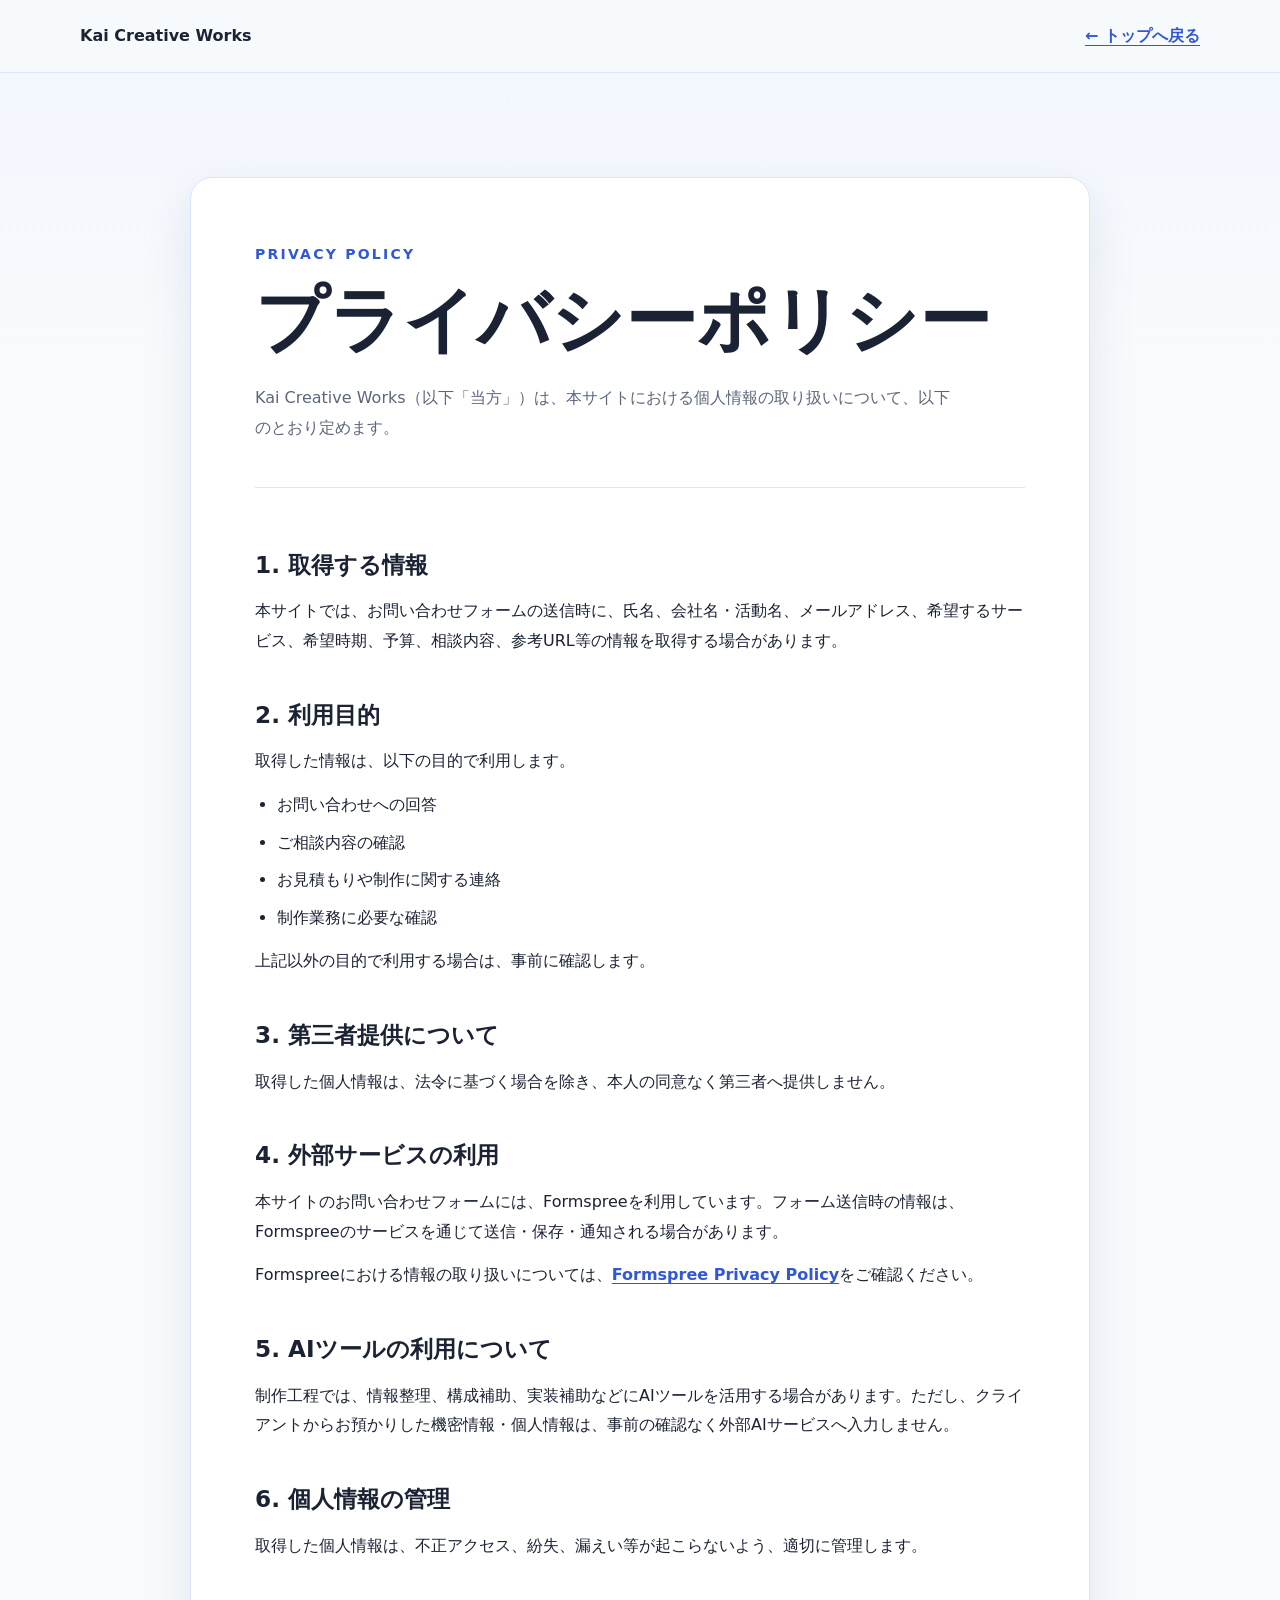
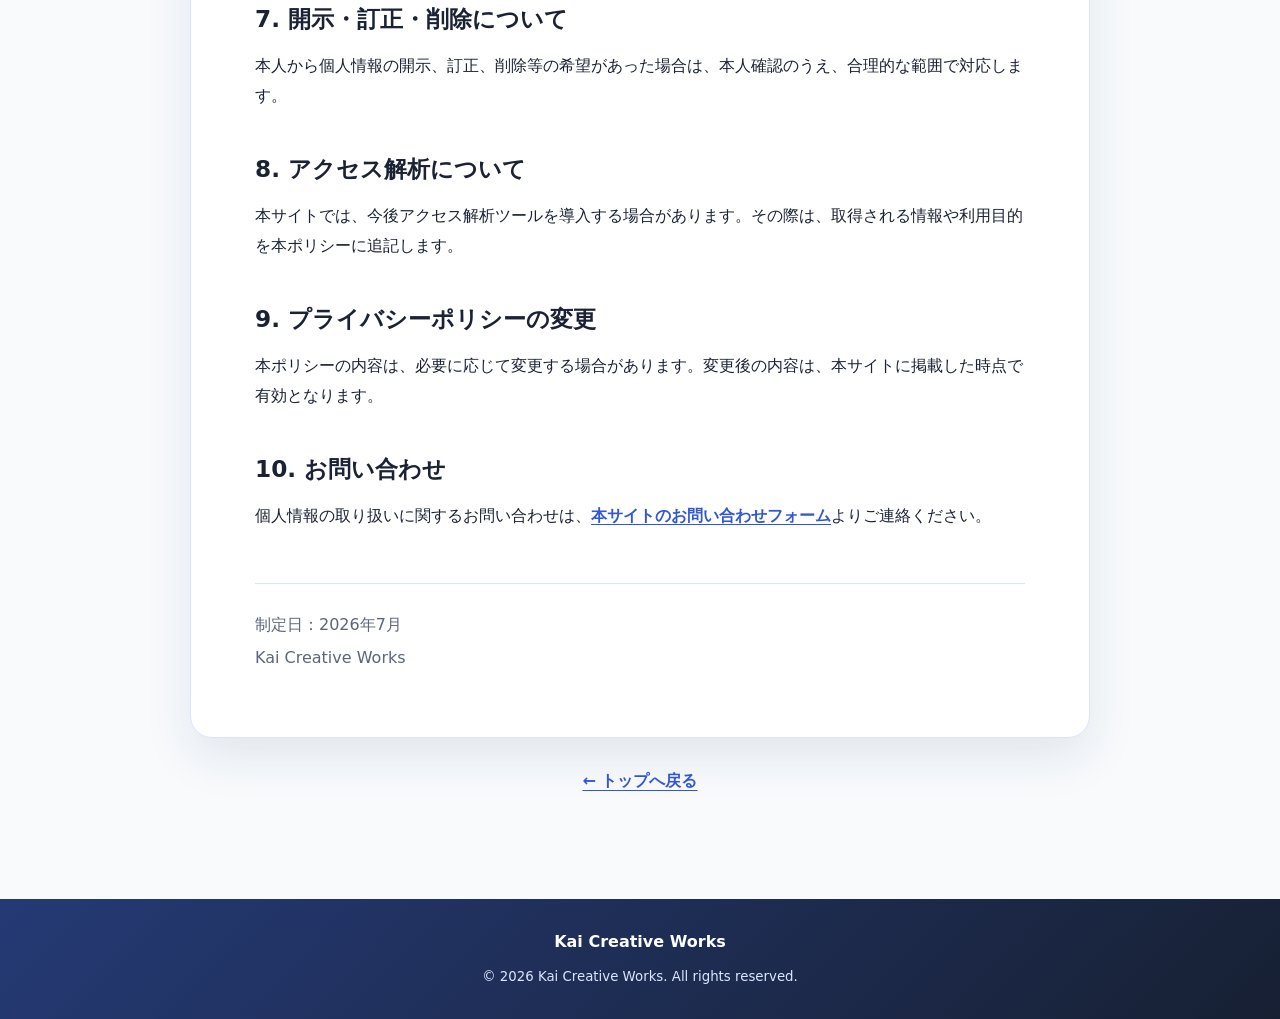
<file: privacy.html>
<!doctype html>
<html lang="ja">
  <head>
    <meta charset="utf-8">
    <meta name="viewport" content="width=device-width, initial-scale=1">
    <title>プライバシーポリシー｜Kai Creative Works</title>
    <meta name="description" content="Kai Creative Worksにおける個人情報の取得、利用目的、外部サービスおよびAIツール利用時の取り扱いについて定めています。">
    <link rel="canonical" href="https://kcw000.github.io/my-page/privacy.html">
    <link rel="icon" href="visual/visual_02.png" type="image/png">
    <link rel="stylesheet" href="style.css?v=20260727-1">
  </head>
  <body class="privacy-page">
    <header class="policy-header">
      <div class="policy-header-inner">
        <a class="policy-logo" href="./index.html">Kai Creative Works</a>
        <a class="policy-back-link" href="./index.html">← トップへ戻る</a>
      </div>
    </header>

    <main class="policy-main">
      <article class="policy-document">
        <header class="policy-document-header">
          <p class="eyebrow">Privacy Policy</p>
          <h1>プライバシーポリシー</h1>
          <p class="policy-intro">Kai Creative Works（以下「当方」）は、本サイトにおける個人情報の取り扱いについて、以下のとおり定めます。</p>
        </header>

        <section class="policy-section">
          <h2>1. 取得する情報</h2>
          <p>本サイトでは、お問い合わせフォームの送信時に、氏名、会社名・活動名、メールアドレス、希望するサービス、希望時期、予算、相談内容、参考URL等の情報を取得する場合があります。</p>
        </section>

        <section class="policy-section">
          <h2>2. 利用目的</h2>
          <p>取得した情報は、以下の目的で利用します。</p>
          <ul>
            <li>お問い合わせへの回答</li>
            <li>ご相談内容の確認</li>
            <li>お見積もりや制作に関する連絡</li>
            <li>制作業務に必要な確認</li>
          </ul>
          <p>上記以外の目的で利用する場合は、事前に確認します。</p>
        </section>

        <section class="policy-section">
          <h2>3. 第三者提供について</h2>
          <p>取得した個人情報は、法令に基づく場合を除き、本人の同意なく第三者へ提供しません。</p>
        </section>

        <section class="policy-section">
          <h2>4. 外部サービスの利用</h2>
          <p>本サイトのお問い合わせフォームには、Formspreeを利用しています。フォーム送信時の情報は、Formspreeのサービスを通じて送信・保存・通知される場合があります。</p>
          <p>Formspreeにおける情報の取り扱いについては、<a href="https://formspree.io/legal/privacy-policy/" target="_blank" rel="noopener noreferrer">Formspree Privacy Policy</a>をご確認ください。</p>
        </section>

        <section class="policy-section">
          <h2>5. AIツールの利用について</h2>
          <p>制作工程では、情報整理、構成補助、実装補助などにAIツールを活用する場合があります。ただし、クライアントからお預かりした機密情報・個人情報は、事前の確認なく外部AIサービスへ入力しません。</p>
        </section>

        <section class="policy-section">
          <h2>6. 個人情報の管理</h2>
          <p>取得した個人情報は、不正アクセス、紛失、漏えい等が起こらないよう、適切に管理します。</p>
        </section>

        <section class="policy-section">
          <h2>7. 開示・訂正・削除について</h2>
          <p>本人から個人情報の開示、訂正、削除等の希望があった場合は、本人確認のうえ、合理的な範囲で対応します。</p>
        </section>

        <section class="policy-section">
          <h2>8. アクセス解析について</h2>
          <p>本サイトでは、今後アクセス解析ツールを導入する場合があります。その際は、取得される情報や利用目的を本ポリシーに追記します。</p>
        </section>

        <section class="policy-section">
          <h2>9. プライバシーポリシーの変更</h2>
          <p>本ポリシーの内容は、必要に応じて変更する場合があります。変更後の内容は、本サイトに掲載した時点で有効となります。</p>
        </section>

        <section class="policy-section">
          <h2>10. お問い合わせ</h2>
          <p>個人情報の取り扱いに関するお問い合わせは、<a href="./index.html#contact">本サイトのお問い合わせフォーム</a>よりご連絡ください。</p>
        </section>

        <div class="policy-meta">
          <span>制定日：2026年7月</span>
          <span>Kai Creative Works</span>
        </div>
      </article>

      <p class="policy-return"><a class="policy-return-link" href="./index.html">← トップへ戻る</a></p>
    </main>

    <footer class="policy-footer">
      <p>Kai Creative Works</p>
      <small>&copy; 2026 Kai Creative Works. All rights reserved.</small>
    </footer>
  </body>
</html>
</file>
<file: style.css>
:root {
  --color-bg: #f8fafc;
  --color-bg-alt: #eef4ff;
  --color-surface: #ffffff;
  --color-text: #1a2233;
  --color-text-muted: #5b667a;
  --color-border: #d9e4ff;
  --color-cornflower: #6e8bff;
  --color-royal: #3157d5;
  --color-blue-soft: #aebfff;
  --color-blue-pale: #eef4ff;
  --color-blue-cyan: #e9f3ff;
  --color-mint: #f1f6ff;
  --color-navy: #1f3a6d;
  --gradient-primary: linear-gradient(135deg, #6e8bff 0%, #3157d5 100%);
  --gradient-soft: linear-gradient(180deg, #ffffff 0%, #eef4ff 100%);
  --gradient-glow: linear-gradient(135deg, rgba(110, 139, 255, 0.14), rgba(49, 87, 213, 0.05));
  --shadow-card: 0 10px 28px rgba(31, 58, 109, 0.06);
  --shadow-soft: 0 18px 48px rgba(31, 58, 109, 0.1);
  --radius-card: 16px;
  --radius-large: 22px;
  --content-width: 1120px;
  --text-width: 760px;
}

* {
  box-sizing: border-box;
}

html {
  scroll-behavior: smooth;
}

body {
  margin: 0;
  color: var(--color-text);
  background: var(--color-bg);
  font-family: "Hiragino Sans", "Yu Gothic", Meiryo, system-ui, sans-serif;
  font-size: 16px;
  line-height: 1.85;
}

body.nav-open {
  overflow: hidden;
}

img {
  max-width: 100%;
  height: auto;
}

a {
  color: inherit;
}

a:focus-visible,
button:focus-visible,
summary:focus-visible,
input:focus-visible,
select:focus-visible,
textarea:focus-visible {
  outline: 3px solid rgba(110, 139, 255, 0.42);
  outline-offset: 4px;
}

@media (prefers-reduced-motion: reduce) {
  *,
  *::before,
  *::after {
    scroll-behavior: auto !important;
    transition: none !important;
  }

  .hero-video {
    display: none;
  }
}

h1,
h2,
h3,
h4,
p {
  margin-top: 0;
}

h1,
h2,
h3 {
  text-wrap: balance;
}

h1 {
  margin-bottom: 28px;
  font-family: "Yu Mincho", "Hiragino Mincho ProN", YuMincho, serif;
  font-size: clamp(3rem, 6.2vw, 5.2rem);
  font-weight: 700;
  line-height: 1.05;
  letter-spacing: 0;
}

h2 {
  margin-bottom: 18px;
  font-family: "Yu Mincho", "Hiragino Mincho ProN", YuMincho, serif;
  font-size: clamp(2rem, 4.8vw, 3.45rem);
  font-weight: 700;
  line-height: 1.22;
  letter-spacing: 0;
}

h3 {
  margin-bottom: 12px;
  font-size: clamp(1.25rem, 2.2vw, 1.65rem);
  line-height: 1.35;
}

h4 {
  margin-bottom: 8px;
  font-size: 1rem;
}

h5 {
  margin: 0 0 10px;
  color: var(--color-navy);
  font-size: 0.9rem;
  line-height: 1.45;
}

p {
  margin-bottom: 0;
}

ul,
ol,
dl,
figure {
  margin-top: 0;
}

.sr-only {
  position: absolute;
  width: 1px;
  height: 1px;
  padding: 0;
  margin: -1px;
  overflow: hidden;
  clip: rect(0, 0, 0, 0);
  white-space: nowrap;
  border: 0;
}

.site-header {
  position: sticky;
  top: 0;
  z-index: 20;
  display: grid;
  grid-template-columns: 1fr auto;
  align-items: center;
  gap: 12px;
  padding: 14px 18px;
  background: rgba(248, 250, 252, 0.9);
  border-bottom: 1px solid rgba(217, 228, 255, 0.94);
  backdrop-filter: blur(16px);
}

.site-logo {
  font-weight: 850;
  text-decoration: none;
  letter-spacing: 0;
}

.nav-toggle {
  display: inline-grid;
  width: 44px;
  height: 44px;
  place-content: center;
  gap: 5px;
  padding: 0;
  background: var(--color-surface);
  border: 1px solid var(--color-border);
  border-radius: 14px;
  cursor: pointer;
}

.nav-toggle span:not(.sr-only) {
  display: block;
  width: 18px;
  height: 2px;
  background: var(--color-text);
  border-radius: 999px;
}

.site-nav {
  position: fixed;
  inset: 73px 16px auto 16px;
  display: none;
  flex-direction: column;
  gap: 4px;
  padding: 14px;
  background: var(--color-surface);
  border: 1px solid var(--color-border);
  border-radius: 14px;
  box-shadow: var(--shadow-card);
}

.site-nav.is-open {
  display: flex;
}

.site-nav a,
.header-cta {
  min-height: 44px;
  padding: 10px 12px;
  color: var(--color-text-muted);
  text-decoration: none;
  border-radius: 999px;
}

.site-nav a:hover {
  color: var(--color-royal);
  background: var(--color-bg-alt);
}

.header-cta {
  display: none;
  color: #fff;
  background: var(--gradient-primary);
  font-weight: 800;
}

.section {
  padding: clamp(64px, 10vw, 120px) 0;
}

.section-shell {
  width: min(100% - 32px, var(--content-width));
  margin: 0 auto;
}

.section-muted {
  background: var(--gradient-soft);
  border-block: 1px solid rgba(217, 228, 255, 0.7);
}

.section-heading {
  max-width: var(--text-width);
  margin-bottom: 40px;
}

.section-heading p:not(.eyebrow) {
  color: var(--color-text-muted);
}

.eyebrow {
  margin-bottom: 12px;
  color: var(--color-royal);
  font-size: 0.875rem;
  font-weight: 900;
  letter-spacing: 0.16em;
  text-transform: uppercase;
}

.lead,
.hero-note {
  max-width: 680px;
  color: var(--color-text-muted);
  line-height: 1.9;
}

.lead span,
.hero-note span {
  display: block;
}

.hero-note {
  margin-top: 16px;
}

.button-row,
.contact-actions {
  display: flex;
  flex-wrap: wrap;
  gap: 14px;
  margin-top: 32px;
}

.button {
  display: inline-flex;
  min-height: 52px;
  align-items: center;
  justify-content: center;
  padding: 14px 24px;
  border: 1px solid transparent;
  border-radius: 999px;
  font-size: 0.96rem;
  font-weight: 750;
  line-height: 1.4;
  text-decoration: none;
  transition: transform 160ms ease, box-shadow 160ms ease, border-color 160ms ease, background 160ms ease;
}

.button:hover {
  transform: translateY(-1px);
}

.button.primary {
  color: #fff;
  background: var(--gradient-primary);
  box-shadow: 0 12px 24px rgba(17, 24, 39, 0.12);
}

.button.secondary {
  color: var(--color-royal);
  background: rgba(255, 255, 255, 0.84);
  border-color: rgba(49, 87, 213, 0.24);
}

.button.small {
  min-height: 46px;
  padding: 11px 18px;
  font-size: 0.92rem;
}

.disabled-button {
  cursor: default;
  opacity: 0.68;
}

.disabled-button:hover {
  transform: none;
  box-shadow: none;
}

.hero {
  position: relative;
  display: grid;
  min-height: min(760px, calc(100svh - 76px));
  overflow: hidden;
  align-items: center;
  isolation: isolate;
  background: var(--color-bg) url("visual/hero-main.jpg") center center / cover no-repeat;
  border-bottom: 1px solid var(--color-border);
}

.hero-background,
.hero-overlay {
  position: absolute;
  inset: 0;
  width: 100%;
  height: 100%;
}

.hero-background {
  z-index: -2;
  object-fit: cover;
  object-position: center center;
}

.hero-video {
  display: block;
  border: 0;
}

.hero-overlay {
  z-index: -1;
  background:
    linear-gradient(90deg, rgba(248, 250, 252, 0.99) 0%, rgba(248, 250, 252, 0.94) 34%, rgba(238, 244, 255, 0.54) 57%, rgba(238, 244, 255, 0.04) 78%),
    linear-gradient(180deg, rgba(248, 250, 252, 0.18), rgba(238, 244, 255, 0.18));
}

.hero-content {
  padding-top: clamp(84px, 10vw, 132px);
  padding-bottom: clamp(84px, 10vw, 132px);
}

.hero-content .eyebrow {
  max-width: 620px;
  margin-bottom: 22px;
}

.hero-title {
  max-width: 780px;
  margin-bottom: 28px;
  color: var(--color-navy);
  font-size: clamp(3.7rem, 7.2vw, 6.6rem);
  line-height: 1.08;
  word-break: keep-all;
  overflow-wrap: normal;
}

.hero .lead {
  max-width: 650px;
  color: #33415c;
  font-size: clamp(1rem, 1.6vw, 1.18rem);
  line-height: 1.95;
}

.card,
.feature-card,
.portfolio-work-card,
.copy-work-card,
.content-panel,
.price-list article,
.faq-list details {
  background: rgba(255, 255, 255, 0.96);
  border: 1px solid var(--color-border);
  border-radius: var(--radius-card);
  box-shadow: var(--shadow-card);
}

.trust-list,
.service-card ul,
.copy-work-card > ul {
  display: grid;
  gap: 10px;
  margin: 0;
  padding: 0;
  list-style: none;
}

.diagnosis-map {
  display: grid;
  gap: 16px;
  margin-bottom: 24px;
}

.trust-list li,
.service-card li,
.copy-work-card > ul > li {
  position: relative;
  padding: 12px 14px 12px 38px;
  background: rgba(255, 255, 255, 0.72);
  border: 1px solid var(--color-border);
  border-radius: 16px;
  color: var(--color-text-muted);
}

.ui-icon {
  display: block;
  width: 24px;
  height: 24px;
  flex: 0 0 24px;
}

.ui-icon-medium {
  width: 28px;
  height: 28px;
  flex-basis: 28px;
}

.diagnosis-card {
  display: grid;
  grid-template-columns: auto minmax(0, 1fr);
  gap: 16px;
  align-items: start;
  padding: 22px;
  background: rgba(255, 255, 255, 0.88);
  border: 1px solid var(--color-border);
  border-radius: var(--radius-card);
}

.diagnosis-card > .ui-icon {
  box-sizing: content-box;
  padding: 10px;
  background: var(--color-blue-pale);
  border: 1px solid rgba(49, 87, 213, 0.16);
  border-radius: 12px;
}

.diagnosis-card h3 {
  margin: 2px 0 10px;
  font-size: 1.05rem;
}

.diagnosis-card ul {
  display: grid;
  gap: 7px;
  margin: 0;
  padding: 0;
  list-style: none;
}

.diagnosis-card li {
  padding-left: 10px;
  color: var(--color-text-muted);
  border-left: 2px solid rgba(49, 87, 213, 0.2);
  font-size: 0.94rem;
  line-height: 1.65;
}

.outcome-panel,
.comparison-card {
  background: rgba(255, 255, 255, 0.95);
  border: 1px solid var(--color-border);
  border-radius: var(--radius-card);
  box-shadow: var(--shadow-card);
}

.outcome-panel {
  display: grid;
  gap: 20px;
  padding: 26px;
  background:
    linear-gradient(135deg, rgba(255, 255, 255, 0.96), rgba(238, 244, 255, 0.88)),
    var(--color-surface);
}

.outcome-panel h3 {
  margin-bottom: 0;
}

.comparison-card ul {
  display: grid;
  gap: 10px;
  margin: 0;
  padding: 0;
  list-style: none;
}

.comparison-card li {
  position: relative;
  padding-left: 22px;
  color: var(--color-text-muted);
}

.comparison-card li::before {
  position: absolute;
  left: 0;
  color: var(--color-royal);
  font-weight: 900;
  content: "•";
}

.outcome-flow {
  display: grid;
  grid-template-columns: repeat(2, minmax(0, 1fr));
  gap: 10px;
  margin: 0;
  padding: 0;
  list-style: none;
}

.outcome-flow li {
  display: grid;
  min-width: 0;
  gap: 5px;
  align-content: start;
  padding: 16px;
  background: rgba(255, 255, 255, 0.82);
  border: 1px solid rgba(49, 87, 213, 0.14);
  border-radius: 14px;
}

.outcome-flow .ui-icon {
  margin-bottom: 5px;
}

.outcome-flow strong {
  color: var(--color-navy);
  font-size: 0.95rem;
}

.outcome-flow span {
  color: var(--color-text-muted);
  font-size: 0.84rem;
  line-height: 1.5;
}

.comparison-grid {
  display: grid;
  gap: 22px;
}

.comparison-card {
  padding: 28px;
}

.comparison-card-heading {
  display: flex;
  align-items: center;
  gap: 12px;
  margin-bottom: 18px;
  color: var(--color-royal);
  font-size: 0.9rem;
  font-weight: 850;
}

.comparison-card-heading .ui-icon {
  box-sizing: content-box;
  padding: 8px;
  background: var(--color-blue-pale);
  border-radius: 10px;
}

.comparison-card.is-primary {
  background:
    linear-gradient(135deg, rgba(255, 255, 255, 0.96), rgba(238, 244, 255, 0.88)),
    var(--color-surface);
  border-color: rgba(49, 87, 213, 0.24);
}

.trust-list li::before,
.service-card li::before,
.copy-work-card > ul > li::before {
  position: absolute;
  left: 14px;
  color: var(--color-cornflower);
  font-weight: 900;
  content: "✓";
}

.card,
.feature-card,
.copy-work-card,
.price-list article {
  padding: 28px;
}

.card-grid,
.feature-grid,
.service-cards,
.copy-work-grid,
.price-list,
.process-list,
.other-production {
  display: grid;
  gap: 24px;
}

.card p,
.feature-card p,
.portfolio-work-card p,
.copy-work-card p,
.price-list p,
.process-list p,
.faq-list p {
  color: var(--color-text-muted);
}

.number-label {
  display: inline-flex;
  min-width: 48px;
  height: 32px;
  align-self: flex-start;
  align-items: center;
  justify-content: center;
  margin-bottom: 16px;
  padding: 0 14px;
  color: var(--color-royal);
  background: var(--color-blue-pale);
  border: 1px solid rgba(49, 87, 213, 0.28);
  border-radius: 999px;
  font-size: 0.9rem;
  font-weight: 700;
  letter-spacing: 0.08em;
}

.card-visual {
  display: block;
  width: 100%;
  height: 190px;
  margin-bottom: 24px;
  object-fit: cover;
  border: 1px solid var(--color-border);
  border-radius: 14px;
  background: var(--color-bg-alt);
}

.service-fit {
  margin-top: 18px;
  color: var(--color-text-muted) !important;
  line-height: 1.75;
}

.service-deliverable {
  margin-top: 14px;
  padding: 16px 18px;
  color: var(--color-navy) !important;
  background: rgba(248, 250, 252, 0.92);
  border: 1px solid rgba(49, 87, 213, 0.14);
  border-radius: 14px;
  font-size: 0.95rem;
  line-height: 1.75;
}

.service-fit strong,
.service-deliverable strong {
  display: block;
  margin-bottom: 3px;
  color: var(--color-navy);
  font-size: 0.875rem;
  font-weight: 750;
}

.service-card ul {
  margin-top: 18px;
}

.service-card .text-link {
  margin-top: auto;
  padding-top: 22px;
}

.service-card {
  display: flex;
  flex-direction: column;
}

.section-note {
  margin-top: 28px;
  color: var(--color-text-muted);
  font-size: 0.95rem;
}

.section-note a {
  color: var(--color-royal);
  font-weight: 750;
  text-underline-offset: 3px;
}

.text-link {
  display: inline-flex;
  width: fit-content;
  margin-top: 18px;
  color: var(--color-royal);
  font-weight: 850;
  text-decoration: none;
  border-bottom: 1px solid rgba(49, 87, 213, 0.36);
}

.text-link:hover {
  border-bottom-color: currentColor;
}

.other-production {
  align-items: start;
}

.other-production-list {
  display: flex;
  flex-wrap: wrap;
  gap: 12px;
  min-width: 0;
  margin: 0;
  padding: 0;
  list-style: none;
}

.other-production-item {
  display: inline-flex;
  align-items: center;
  gap: 8px;
  max-width: 100%;
  padding: 10px 14px;
  color: var(--color-navy);
  background: var(--color-surface);
  border: 1px solid var(--color-border);
  border-radius: 999px;
  font-weight: 750;
  line-height: 1.35;
  overflow-wrap: normal;
  white-space: nowrap;
}

.other-production-item img {
  width: 18px;
  height: 18px;
  flex: 0 0 18px;
}

.estimate-note {
  margin: 0;
  color: var(--color-text-muted);
  font-size: 0.9rem;
}

.ai-policy-copy p + p,
.about-text p + p,
.price-note p + p {
  margin-top: 14px;
}

.feature-card-head {
  display: flex;
  align-items: center;
  justify-content: space-between;
  gap: 16px;
  margin-bottom: 20px;
}

.feature-card .feature-number {
  display: inline-flex;
  min-width: 44px;
  height: 30px;
  align-items: center;
  justify-content: center;
  padding: 0 12px;
  color: var(--color-royal);
  background: var(--color-blue-pale);
  border: 1px solid rgba(49, 87, 213, 0.22);
  border-radius: 999px;
  font-size: 0.82rem;
  line-height: 1;
  font-weight: 800;
  letter-spacing: 0.05em;
}

.feature-card-head .ui-icon {
  box-sizing: content-box;
  padding: 8px;
  background: rgba(238, 244, 255, 0.7);
  border-radius: 10px;
}

.portfolio-works-grid {
  display: grid;
  gap: 24px;
}

.portfolio-work-card {
  display: flex;
  min-width: 0;
  overflow: hidden;
  flex-direction: column;
}

.portfolio-work-media {
  position: relative;
  aspect-ratio: 16 / 10;
  overflow: hidden;
  background: var(--color-blue-pale);
  border-bottom: 1px solid var(--color-border);
}

.portfolio-work-media img {
  display: block;
  width: 100%;
  height: 100%;
  object-fit: cover;
  object-position: top center;
}

.portfolio-work-media-status {
  display: grid;
  align-content: center;
  justify-items: center;
  gap: 8px;
  padding: 24px;
  color: var(--color-navy);
  text-align: center;
  background:
    linear-gradient(135deg, rgba(255, 255, 255, 0.94), rgba(238, 244, 255, 0.88)),
    var(--color-blue-pale);
}

.portfolio-work-media-status span {
  font-family: "Yu Mincho", "Hiragino Mincho ProN", YuMincho, serif;
  font-size: clamp(2.4rem, 6vw, 4rem);
  line-height: 1;
}

.portfolio-work-media-status small {
  color: var(--color-royal);
  font-size: 0.85rem;
  font-weight: 800;
}

.portfolio-work-media-status p {
  margin-top: 14px;
  font-size: 0.82rem;
}

.portfolio-work-body {
  display: flex;
  min-width: 0;
  flex: 1;
  flex-direction: column;
  padding: 26px;
}

.portfolio-work-body h3 {
  margin: 14px 0 14px;
  font-size: clamp(1.28rem, 2.4vw, 1.55rem);
  line-height: 1.45;
  overflow-wrap: anywhere;
}

.work-label {
  display: inline-flex;
  align-self: flex-start;
  margin: 0;
  padding: 6px 10px;
  color: var(--color-royal);
  background: var(--color-blue-pale);
  border: 1px solid rgba(49, 87, 213, 0.2);
  border-radius: 999px;
  font-size: 0.78rem;
  font-weight: 850;
  line-height: 1.35;
}

.work-label-client {
  color: var(--color-navy);
  background: rgba(255, 255, 255, 0.9);
}

.portfolio-work-copy {
  line-height: 1.8;
}

.portfolio-work-note {
  margin-top: 10px;
  padding-left: 11px;
  border-left: 2px solid rgba(49, 87, 213, 0.28);
  font-size: 0.82rem;
  line-height: 1.65;
}

.portfolio-work-tags {
  display: flex;
  flex-wrap: wrap;
  gap: 8px;
  margin: 22px 0 0;
  padding: 0;
  list-style: none;
}

.portfolio-work-tags li {
  color: var(--color-royal);
  font-size: 0.82rem;
  font-weight: 800;
}

.portfolio-work-actions {
  margin-top: auto;
  padding-top: 24px;
}

.portfolio-work-actions .button {
  width: 100%;
}

.button.is-disabled {
  color: #68728a;
  background: #eef1f6;
  border-color: #d7dce8;
  cursor: not-allowed;
  opacity: 1;
}

.copy-work-block {
  margin: 38px 0;
}

.copy-work-block > h3 {
  margin-bottom: 18px;
}

.sample-copy {
  display: block;
  color: var(--color-navy) !important;
  font-family: "Yu Mincho", "Hiragino Mincho ProN", YuMincho, serif;
  font-size: 1.18rem;
  font-weight: 700;
}

.copy-case-list {
  display: grid;
  gap: 14px;
  margin: 18px 0 0;
}

.copy-case-list div {
  min-width: 0;
}

.copy-case-list dt {
  margin-bottom: 4px;
  color: var(--color-navy);
  font-size: 0.875rem;
  font-weight: 900;
}

.copy-case-list dd {
  margin: 0;
  color: var(--color-text-muted);
  line-height: 1.75;
  overflow-wrap: anywhere;
}

.ai-policy-card {
  display: grid;
  gap: 28px;
  padding: 28px;
}

.ai-policy-copy {
  min-width: 0;
  max-width: 720px;
}

.ai-policy-copy p {
  word-break: normal;
  overflow-wrap: break-word;
  line-break: strict;
}

.ai-policy-visual {
  width: min(100%, 260px);
  border: 1px solid var(--color-border);
  border-radius: 22px;
  justify-self: center;
}

.about-text {
  max-width: var(--text-width);
  margin-bottom: 28px;
}

.about-layout {
  display: grid;
  gap: 28px;
  align-items: start;
}

.profile-photo {
  width: min(100%, 280px);
  aspect-ratio: 1 / 1;
  object-fit: cover;
  border: 1px solid var(--color-border);
  border-radius: 20px;
  box-shadow: var(--shadow-soft);
}

.trust-list {
  grid-template-columns: 1fr;
}

.process-list {
  margin: 0;
  padding: 0;
  list-style: none;
}

.process-list > li {
  display: grid;
  align-content: start;
  gap: 12px;
  padding: 26px;
  background: var(--color-surface);
  border: 1px solid var(--color-border);
  border-radius: var(--radius-card);
  box-shadow: var(--shadow-card);
}

.process-step-top {
  display: flex;
  align-items: center;
  justify-content: space-between;
  gap: 16px;
  margin-bottom: 4px;
}

.process-step-number {
  display: grid;
  width: 44px;
  height: 44px;
  flex: 0 0 44px;
  place-items: center;
  padding: 0;
  color: var(--color-royal);
  background: var(--color-blue-pale);
  border: 1px solid rgba(49, 87, 213, 0.28);
  border-radius: 50%;
  font-size: 0.9rem;
  font-weight: 750;
  letter-spacing: 0.05em;
}

.process-step-icon {
  width: 40px;
  height: 40px;
  flex: 0 0 40px;
  padding: 8px;
  color: var(--color-royal);
  background: rgba(238, 244, 255, 0.72);
  border-radius: 12px;
}

.process-list ul {
  display: flex;
  flex-wrap: wrap;
  gap: 8px;
  margin: 8px 0 0;
  padding: 0;
  list-style: none;
}

.process-list li li {
  padding: 6px 9px;
  color: var(--color-royal);
  background: var(--color-bg-alt);
  border-radius: 999px;
  font-size: 0.875rem;
}

.price-list article strong {
  display: block;
  margin: 12px 0;
  color: var(--color-navy);
  font-size: clamp(1.55rem, 3vw, 2rem);
  line-height: 1.2;
}

.price-group + .price-group {
  margin-top: 54px;
}

.price-group-title {
  display: flex;
  align-items: center;
  gap: 14px;
  margin-bottom: 22px;
  color: var(--color-navy);
  font-family: "Yu Mincho", "Hiragino Mincho ProN", YuMincho, serif;
  font-size: clamp(1.45rem, 2.7vw, 2rem);
}

.price-group-title::after {
  flex: 1;
  height: 1px;
  background: var(--color-border);
  content: "";
}

.price-featured {
  background: linear-gradient(145deg, #ffffff 0%, #eef4ff 100%) !important;
  border-color: rgba(49, 87, 213, 0.32) !important;
}

.price-label {
  display: inline-flex;
  margin-bottom: 16px;
  padding: 6px 10px;
  color: var(--color-royal);
  border: 1px solid rgba(49, 87, 213, 0.28);
  border-radius: 999px;
  font-size: 0.875rem;
  font-weight: 850;
}

.price-note,
.contact-intro {
  max-width: var(--text-width);
  margin-top: 24px;
}

.faq-list {
  display: grid;
  gap: 16px;
}

.faq-column {
  display: grid;
  align-self: start;
  gap: 16px;
}

.faq-list details {
  overflow: hidden;
  transition: background 160ms ease, border-color 160ms ease;
}

.faq-list details[open] {
  background: #ffffff;
  border-color: rgba(49, 87, 213, 0.34);
}

.faq-list summary {
  position: relative;
  display: flex;
  min-height: 72px;
  align-items: center;
  padding: 22px 64px 22px 26px;
  cursor: pointer;
  font-size: 1rem;
  font-weight: 700;
  line-height: 1.65;
  list-style: none;
}

.faq-list summary::-webkit-details-marker {
  display: none;
}

.faq-list summary::after {
  position: absolute;
  right: 24px;
  width: 32px;
  height: 32px;
  display: grid;
  place-content: center;
  color: var(--color-royal);
  background: var(--color-bg-alt);
  border-radius: 50%;
  content: "+";
  font-size: 1.2rem;
}

.faq-list details[open] summary::after {
  content: "-";
}

.faq-list details p {
  max-width: 760px;
  padding: 0 26px 26px;
  line-height: 1.9;
}

.contact-section {
  padding-top: clamp(88px, 12vw, 150px);
  padding-bottom: clamp(88px, 12vw, 150px);
  background:
    linear-gradient(135deg, rgba(248, 250, 252, 0.98), rgba(238, 244, 255, 0.9));
}

.contact-box {
  display: grid;
  gap: 28px;
  width: min(100% - 32px, 920px);
  margin: 0 auto;
  padding: clamp(28px, 5vw, 48px);
  text-align: left;
  background: rgba(255, 255, 255, 0.92);
  border: 1px solid var(--color-border);
  border-radius: var(--radius-large);
  box-shadow: var(--shadow-soft);
}

.ai-note {
  margin-top: 16px;
  font-size: 0.88rem;
}

.contact-form {
  display: grid;
  gap: 22px;
}

.contact-reassurance {
  display: grid;
  gap: 8px;
  margin: 22px 0 0;
  padding: 0;
  list-style: none;
}

.contact-reassurance li {
  padding: 10px 13px;
  color: var(--color-navy);
  background: var(--color-bg-alt);
  border: 1px solid var(--color-border);
  border-radius: 16px;
  font-size: 0.9rem;
  line-height: 1.6;
}

.honeypot-field {
  position: absolute;
  left: -9999px;
  width: 1px;
  height: 1px;
  opacity: 0;
  pointer-events: none;
}

.contact-form input.honeypot-field {
  width: 1px;
  min-width: 1px;
  min-height: 1px;
  padding: 0;
}

.form-grid {
  display: grid;
  gap: 22px;
}

.contact-form label {
  display: grid;
  gap: 10px;
  color: var(--color-navy);
  font-weight: 700;
}

.contact-form label span {
  line-height: 1.5;
}

.contact-form em {
  color: var(--color-royal);
  font-size: 0.875rem;
  font-style: normal;
}

.contact-form input,
.contact-form select,
.contact-form textarea {
  width: 100%;
  min-height: 56px;
  padding: 15px 16px;
  color: var(--color-text);
  background: var(--color-surface);
  border: 1px solid var(--color-border);
  border-radius: 14px;
  font: inherit;
  line-height: 1.5;
  transition: border-color 160ms ease, box-shadow 160ms ease;
}

.contact-form input::placeholder,
.contact-form textarea::placeholder {
  color: #6f7d94;
}

.contact-form textarea {
  min-height: 168px;
  resize: vertical;
}

.contact-form input:focus,
.contact-form select:focus,
.contact-form textarea:focus {
  border-color: var(--color-royal);
  box-shadow: 0 0 0 4px rgba(110, 139, 255, 0.18);
  outline: none;
}

.contact-form input:user-invalid,
.contact-form select:user-invalid,
.contact-form textarea:user-invalid,
.contact-form [aria-invalid="true"] {
  border-color: #d36b6b;
}

.field-error {
  color: #8b3030;
  font-size: 0.875rem;
  font-weight: 700;
  line-height: 1.55;
}

.field-error:empty {
  display: none;
}

.privacy-consent {
  display: grid;
  grid-template-columns: auto 1fr;
  align-items: start;
  gap: 10px;
  padding: 14px;
  background: rgba(247, 250, 255, 0.86);
  border: 1px solid var(--color-border);
  border-radius: 16px;
  font-weight: 700;
}

.privacy-consent > span {
  line-height: 1.5;
}

.contact-form .privacy-consent label {
  display: inline;
}

.privacy-consent input {
  width: 20px;
  min-height: 20px;
  margin-top: 4px;
  accent-color: var(--color-royal);
}

.privacy-consent .field-error {
  grid-column: 2;
}

.privacy-consent a {
  display: inline-block;
  color: var(--color-royal);
  text-decoration-thickness: 1px;
  text-underline-offset: 3px;
  white-space: nowrap;
}

.privacy-consent a:hover {
  text-decoration-thickness: 2px;
}

.privacy-note,
.form-status-message {
  color: var(--color-text-muted);
  font-size: 0.88rem;
}

.form-submit-row {
  display: flex;
  justify-content: center;
  gap: 10px;
  margin-top: 10px;
}

.submit-button {
  width: min(100%, 360px);
  cursor: pointer;
  font: inherit;
}

.submit-button:disabled {
  cursor: progress;
  opacity: 0.72;
  transform: none;
}

.form-status-message {
  padding: 12px 14px;
  background: var(--color-bg-alt);
  border: 1px solid var(--color-border);
  border-radius: 14px;
}

.form-status-message.is-success {
  color: #245c3d;
  background: #edf8f1;
  border-color: #b7dfc7;
}

.form-status-message.is-error {
  color: #8b3030;
  background: #fff1f1;
  border-color: #efc6c6;
}

.site-footer {
  padding: 36px 18px;
  color: #dbe6ff;
  background: linear-gradient(135deg, #253a75, #172033);
}

.footer-inner {
  display: grid;
  width: min(100%, var(--content-width));
  gap: 22px;
  margin: 0 auto 24px;
}

.footer-logo {
  margin-bottom: 4px;
  color: #fff;
  font-weight: 950;
}

.footer-nav {
  display: flex;
  flex-wrap: wrap;
  gap: 12px 18px;
}

.footer-nav a {
  color: #edf4ff;
  text-decoration: none;
}

.site-footer small {
  display: block;
  width: min(100%, var(--content-width));
  margin: 0 auto;
}

.privacy-page {
  min-height: 100vh;
  background:
    linear-gradient(180deg, rgba(238, 244, 255, 0.72), rgba(248, 250, 252, 0.96) 360px),
    var(--color-bg);
}

.policy-header {
  position: sticky;
  top: 0;
  z-index: 10;
  background: rgba(248, 250, 252, 0.92);
  border-bottom: 1px solid var(--color-border);
  backdrop-filter: blur(16px);
}

.policy-header-inner {
  display: flex;
  width: min(100% - 32px, var(--content-width));
  min-height: 72px;
  align-items: center;
  justify-content: space-between;
  gap: 20px;
  margin: 0 auto;
}

.policy-logo {
  color: var(--color-text);
  font-weight: 850;
  text-decoration: none;
}

.policy-back-link,
.policy-return-link {
  color: var(--color-royal);
  font-weight: 750;
  text-underline-offset: 4px;
}

.policy-main {
  width: min(100% - 32px, 900px);
  margin: 0 auto;
  padding: clamp(64px, 9vw, 104px) 0;
}

.policy-document {
  padding: clamp(28px, 6vw, 64px);
  background: rgba(255, 255, 255, 0.96);
  border: 1px solid var(--color-border);
  border-radius: var(--radius-large);
  box-shadow: var(--shadow-soft);
}

.policy-document-header {
  margin-bottom: clamp(40px, 6vw, 60px);
  padding-bottom: clamp(28px, 5vw, 44px);
  border-bottom: 1px solid var(--color-border);
}

.policy-document h1 {
  margin-bottom: 20px;
  font-size: clamp(2.35rem, 7vw, 4.5rem);
  line-height: 1.16;
}

.policy-intro {
  max-width: 700px;
  color: var(--color-text-muted);
}

.policy-section + .policy-section {
  margin-top: 42px;
}

.policy-section h2 {
  margin-bottom: 14px;
  font-family: "Hiragino Sans", "Yu Gothic", Meiryo, system-ui, sans-serif;
  font-size: clamp(1.2rem, 3vw, 1.45rem);
  font-weight: 750;
  line-height: 1.5;
}

.policy-section p + p,
.policy-section ul + p {
  margin-top: 14px;
}

.policy-section ul {
  display: grid;
  gap: 8px;
  margin: 14px 0 0;
  padding-left: 1.35em;
}

.policy-section a {
  color: var(--color-royal);
  font-weight: 700;
  text-underline-offset: 3px;
}

.policy-meta {
  display: grid;
  gap: 4px;
  margin-top: 52px;
  padding-top: 26px;
  color: var(--color-text-muted);
  border-top: 1px solid var(--color-border);
}

.policy-return {
  margin-top: 28px;
  text-align: center;
}

.policy-footer {
  padding: 28px 18px;
  color: #dbe6ff;
  text-align: center;
  background: linear-gradient(135deg, #253a75, #172033);
}

.policy-footer p {
  margin-bottom: 4px;
  color: #fff;
  font-weight: 850;
}

.policy-footer small {
  color: #dbe6ff;
}

@media (min-width: 720px) {
  body {
    font-size: 16px;
    line-height: 1.85;
  }

  .section {
    padding: clamp(90px, 10vw, 120px) 0;
  }

  .section-shell {
    width: min(100% - 56px, var(--content-width));
  }

  .site-header {
    grid-template-columns: auto 1fr auto;
    padding: 16px max(28px, calc((100vw - var(--content-width)) / 2));
  }

  .nav-toggle {
    display: none;
  }

  .site-nav {
    position: static;
    display: flex;
    flex-direction: row;
    justify-content: center;
    gap: 2px;
    padding: 0;
    background: transparent;
    border: 0;
    box-shadow: none;
  }

  .site-nav a {
    padding: 8px 9px;
    font-size: 0.88rem;
  }

  .header-cta {
    display: inline-flex;
    align-items: center;
  }

  .hero {
    min-height: min(760px, calc(100svh - 76px));
  }

  .feature-grid,
  .copy-work-grid,
  .trust-list,
  .comparison-grid,
  .faq-list {
    grid-template-columns: repeat(2, minmax(0, 1fr));
  }

  .outcome-panel {
    grid-template-columns: minmax(180px, 0.42fr) minmax(0, 1fr);
    align-items: center;
  }

  .diagnosis-map {
    grid-template-columns: repeat(2, minmax(0, 1fr));
  }

  .outcome-flow {
    grid-template-columns: repeat(2, minmax(0, 1fr));
  }

  .service-cards,
  .price-list {
    grid-template-columns: repeat(2, minmax(0, 1fr));
  }

  .portfolio-works-grid {
    grid-template-columns: repeat(2, minmax(0, 1fr));
  }

  .ai-policy-card {
    grid-template-columns: minmax(0, 1.5fr) minmax(220px, 0.5fr);
    text-align: left;
    justify-items: start;
  }

  .footer-inner {
    grid-template-columns: minmax(0, 1fr) auto;
    text-align: left;
    justify-items: start;
  }

  .ai-policy-visual {
    max-width: 300px;
  }

  .form-grid.two-columns {
    grid-template-columns: repeat(2, minmax(0, 1fr));
  }

  .about-layout {
    grid-template-columns: minmax(220px, 0.42fr) minmax(0, 1fr);
  }

  .process-list {
    grid-template-columns: repeat(2, minmax(0, 1fr));
  }
}

@media (max-width: 900px) {
  .ai-policy-card {
    grid-template-columns: 1fr;
  }
}

@media (min-width: 960px) {
  .diagnosis-map {
    grid-template-columns: repeat(3, minmax(0, 1fr));
  }

  .outcome-flow {
    grid-template-columns: repeat(4, minmax(0, 1fr));
  }
}

@media (max-width: 640px) {
  .hero {
    display: grid;
    min-height: 780px;
    align-items: end;
    background: var(--gradient-soft);
  }

  .hero-background {
    position: absolute;
    inset: 0;
    z-index: -2;
    width: 100%;
    height: 100%;
    object-fit: cover;
    object-position: 68% center;
    border: 0;
  }

  .hero-overlay {
    display: block;
    background:
      linear-gradient(180deg, rgba(244, 248, 255, 0.1) 0%, rgba(244, 248, 255, 0.28) 28%, rgba(244, 248, 255, 0.78) 48%, rgba(244, 248, 255, 0.97) 66%, rgba(238, 244, 255, 1) 100%),
      linear-gradient(90deg, rgba(244, 248, 255, 0.56), rgba(238, 244, 255, 0.08));
  }

  .hero-content {
    align-self: end;
    padding-top: 280px;
    padding-bottom: 60px;
  }

  .hero .lead br {
    display: none;
  }
}

@media (min-width: 1080px) {
  .service-cards {
    grid-template-columns: repeat(3, minmax(0, 1fr));
  }

  .price-list-single {
    grid-template-columns: repeat(4, minmax(0, 1fr));
  }

  .price-list-set {
    grid-template-columns: repeat(2, minmax(0, 1fr));
  }

  .process-list {
    grid-template-columns: repeat(4, minmax(0, 1fr));
  }
}

@media (min-width: 1120px) {
  .portfolio-works-grid {
    grid-template-columns: repeat(3, minmax(0, 1fr));
  }
}

@media (max-width: 520px) {
  body {
    overflow-x: hidden;
  }

  .hero-title {
    font-size: clamp(2.75rem, 14vw, 4rem);
    line-height: 1.12;
  }

  .hero-content,
  .lead,
  .contact-reassurance,
  .section-heading p:not(.eyebrow),
  .card p,
  .portfolio-work-body p,
  .about-text p,
  .faq-list p,
  .contact-intro p,
  .price-note p {
    min-width: 0;
    overflow-wrap: anywhere;
    word-break: normal;
    line-break: strict;
  }

  .button,
  .button-row,
  .contact-actions {
    width: 100%;
  }

  .contact-reassurance {
    display: grid;
    width: 100%;
  }

  .contact-reassurance li {
    width: 100%;
    border-radius: 16px;
  }

  .hero-content {
    padding-top: 260px;
    padding-bottom: 64px;
  }

  .hero-content .eyebrow {
    max-width: 300px;
    line-height: 1.7;
  }

  .card-visual {
    height: 158px;
  }

  .card,
  .feature-card,
  .copy-work-card,
  .price-list article {
    padding: 24px 22px;
  }

  .portfolio-work-body {
    padding: 24px 22px;
  }

  .contact-box {
    padding: 28px 22px;
  }

  .policy-header-inner {
    min-height: 64px;
    gap: 12px;
  }

  .policy-logo,
  .policy-back-link {
    font-size: 0.9rem;
  }

  .policy-main {
    width: min(100% - 24px, 900px);
    padding: 44px 0 64px;
  }

  .policy-document {
    padding: 28px 20px;
    border-radius: 16px;
  }

  .policy-document h1 {
    font-size: clamp(2.2rem, 12vw, 3rem);
  }

  .policy-section + .policy-section {
    margin-top: 36px;
  }

  .faq-list summary {
    min-height: 68px;
    padding: 20px 56px 20px 20px;
    font-size: 0.95rem;
  }

  .faq-list summary::after {
    right: 18px;
  }

  .faq-list details p {
    padding: 0 20px 22px;
  }

  .contact-form input,
  .contact-form select,
  .contact-form textarea {
    font-size: 16px;
  }

  .other-production-item {
    flex: 1 1 calc(50% - 6px);
    min-width: min(100%, 132px);
    text-align: center;
    white-space: normal;
  }
}

/* 2026-07-25 conversion-focused editorial revision */
.skip-link {
  position: fixed;
  top: 10px;
  left: 10px;
  z-index: 100;
  padding: 10px 14px;
  color: #fff;
  background: var(--color-navy);
  border-radius: 6px;
  text-decoration: none;
  transform: translateY(-160%);
}

.skip-link:focus {
  transform: translateY(0);
}

#works,
#services,
#reasons,
#process,
#price,
#about,
#faq,
#contact {
  scroll-margin-top: 88px;
}

.hero-tagline {
  max-width: 620px;
  margin-bottom: 22px;
  color: var(--color-royal);
  font-size: 0.88rem;
  font-weight: 850;
}

.hero-title {
  max-width: 820px;
  font-size: clamp(3.1rem, 6.2vw, 5.7rem);
  line-height: 1.12;
}

.hero-title span {
  display: block;
}

.works-section {
  background: #fff;
}

.works-heading {
  margin-bottom: 52px;
}

.portfolio-work-featured {
  display: grid;
  margin-bottom: 28px;
}

.portfolio-work-featured .portfolio-work-media {
  min-height: 320px;
  aspect-ratio: auto;
  border-right: 0;
}

.portfolio-work-featured .portfolio-work-body {
  padding: clamp(28px, 5vw, 50px);
}

.portfolio-work-featured .portfolio-work-body h3 {
  font-size: clamp(1.9rem, 4vw, 3rem);
}

.portfolio-work-pair {
  display: grid;
  gap: 28px;
}

.case-summary {
  display: grid;
  gap: 0;
  margin: 28px 0 0;
  border-top: 1px solid var(--color-border);
}

.case-summary div {
  display: grid;
  grid-template-columns: 70px minmax(0, 1fr);
  gap: 18px;
  padding: 16px 0;
  border-bottom: 1px solid var(--color-border);
}

.case-summary dt {
  color: var(--color-royal);
  font-size: 0.82rem;
  font-weight: 850;
}

.case-summary dd {
  margin: 0;
  color: var(--color-text-muted);
  line-height: 1.75;
}

.case-summary .case-result dd {
  color: var(--color-navy);
  font-weight: 750;
}

.copy-work-block {
  margin-top: 72px;
  padding-top: 48px;
  border-top: 1px solid var(--color-border);
}

.copy-work-heading {
  display: grid;
  gap: 16px;
  margin-bottom: 30px;
}

.copy-work-heading h3 {
  margin: 0;
}

.copy-work-heading > p {
  max-width: 620px;
  color: var(--color-text-muted);
}

.copy-examples-list {
  display: grid;
  gap: 0;
  border-top: 1px solid var(--color-border);
}

.copy-examples-list article {
  padding: 28px 0;
  border-bottom: 1px solid var(--color-border);
}

.copy-examples-list h4 {
  margin: 12px 0 8px;
  color: var(--color-navy);
  font-size: 1.1rem;
}

.copy-examples-list p:not(.work-label) {
  max-width: 720px;
  color: var(--color-text-muted);
}

.copy-examples-list article > span {
  display: block;
  margin-top: 12px;
  color: var(--color-royal);
  font-size: 0.86rem;
  font-weight: 750;
}

.service-list {
  border-top: 1px solid var(--color-border);
}

.service-entry {
  display: grid;
  gap: 14px;
  padding: 34px 0;
  border-bottom: 1px solid var(--color-border);
}

.service-index {
  color: var(--color-royal);
  font-size: 0.82rem;
  font-weight: 850;
}

.service-entry h3 {
  margin: 0;
  color: var(--color-navy);
}

.service-entry > p {
  max-width: 700px;
  color: var(--color-text-muted);
}

.service-entry dl {
  display: grid;
  gap: 12px;
  margin: 4px 0 0;
}

.service-entry dl div {
  display: grid;
  gap: 3px;
}

.service-entry dt {
  color: var(--color-navy);
  font-size: 0.82rem;
  font-weight: 850;
}

.service-entry dd {
  margin: 0;
  color: var(--color-text-muted);
}

.consultation-layout {
  display: grid;
  gap: clamp(42px, 7vw, 80px);
}

.consultation-intro h2 {
  max-width: 620px;
}

.consultation-checklist {
  display: grid;
  gap: 12px;
  margin: 30px 0 0;
  padding: 0;
  list-style: none;
}

.consultation-checklist li {
  position: relative;
  padding-left: 30px;
  color: var(--color-navy);
}

.consultation-checklist li::before {
  position: absolute;
  left: 0;
  color: var(--color-royal);
  content: "✓";
  font-weight: 900;
}

.reason-list {
  border-top: 1px solid var(--color-border);
}

.reason-list article {
  display: grid;
  grid-template-columns: 44px minmax(0, 1fr);
  gap: 18px;
  padding: 24px 0;
  border-bottom: 1px solid var(--color-border);
}

.reason-list article > span {
  color: var(--color-royal);
  font-size: 0.82rem;
  font-weight: 850;
}

.reason-list h3 {
  margin-bottom: 8px;
  font-size: 1.08rem;
}

.reason-list p {
  color: var(--color-text-muted);
}

.process-list {
  position: relative;
  gap: 0;
  margin: 0;
  padding: 0;
  list-style: none;
}

.process-list > li {
  position: relative;
  display: grid;
  grid-template-columns: 48px minmax(0, 1fr);
  min-height: 0;
  gap: 22px;
  align-content: start;
  padding: 0 0 34px;
  background: transparent;
  border: 0;
  border-radius: 0;
  box-shadow: none;
}

.process-list > li::before {
  position: absolute;
  top: 48px;
  bottom: 0;
  left: 23px;
  width: 1px;
  background: var(--color-border);
  content: "";
}

.process-list > li:last-child::before {
  display: none;
}

.process-step-number {
  position: relative;
  z-index: 1;
  display: grid;
  width: 48px;
  height: 48px;
  place-items: center;
  margin: 0;
  color: var(--color-royal);
  background: #fff;
  border: 1px solid var(--color-border);
  border-radius: 50%;
  font-size: 0.82rem;
  font-weight: 850;
}

.process-list strong {
  display: block;
  margin: 3px 0 7px;
  color: var(--color-navy);
  font-size: 1.08rem;
}

.price-list article {
  display: flex;
  flex-direction: column;
}

.price-list article h4 {
  margin-bottom: 0;
  color: var(--color-navy);
  font-size: 1.08rem;
  line-height: 1.55;
}

.price-list article .price-label {
  align-self: flex-start;
}

.price-list article .text-link {
  margin-top: auto;
  padding-top: 22px;
}

.price-note {
  max-width: 820px;
  margin-top: 36px;
  padding-left: 18px;
  border-left: 2px solid var(--color-royal);
}

.price-note strong {
  color: var(--color-navy);
}

.about-section {
  background: #fff;
}

.about-editorial {
  display: grid;
  gap: clamp(36px, 7vw, 80px);
  align-items: center;
}

.about-portrait {
  max-width: 560px;
  margin: 0;
}

.about-portrait img {
  display: block;
  width: 100%;
  aspect-ratio: 4 / 5;
  object-fit: cover;
  object-position: center;
}

.about-copy h2 {
  max-width: 650px;
}

.about-copy > p:not(.eyebrow) {
  max-width: 680px;
  color: var(--color-text-muted);
}

.about-copy > p + p {
  margin-top: 18px;
}

.about-copy .about-lead {
  color: var(--color-navy);
  font-size: 1.06rem;
  font-weight: 650;
}

.about-points {
  display: grid;
  gap: 0;
  margin: 34px 0 0;
  border-top: 1px solid var(--color-border);
}

.about-points div {
  display: grid;
  gap: 6px;
  padding: 18px 0;
  border-bottom: 1px solid var(--color-border);
}

.about-points dt {
  color: var(--color-royal);
  font-size: 0.82rem;
  font-weight: 850;
}

.about-points dd {
  margin: 0;
  color: var(--color-text-muted);
}

.optional-label {
  color: var(--color-text-muted);
  font-size: 0.78rem;
  font-weight: 650;
}

.field-help {
  color: var(--color-text-muted);
  font-size: 0.82rem;
  font-weight: 500;
  line-height: 1.6;
}

.form-status-message:focus {
  outline: 3px solid rgba(110, 139, 255, 0.36);
  outline-offset: 3px;
}

@media (min-width: 720px) {
  .portfolio-work-pair,
  .copy-examples-list,
  .service-entry,
  .consultation-layout,
  .about-editorial {
    grid-template-columns: repeat(2, minmax(0, 1fr));
  }

  .copy-examples-list article:nth-child(odd) {
    padding-right: 28px;
  }

  .copy-examples-list article:nth-child(even) {
    padding-left: 28px;
    border-left: 1px solid var(--color-border);
  }

  .service-entry {
    grid-template-columns: 54px minmax(180px, 0.75fr) minmax(220px, 1fr);
    column-gap: 24px;
    align-items: start;
  }

  .service-entry .service-index {
    grid-row: 1 / span 3;
  }

  .service-entry > p,
  .service-entry > dl {
    grid-column: 3;
  }

  .service-entry > h3,
  .service-entry > .text-link {
    grid-column: 2;
  }

  .service-entry > .text-link {
    align-self: end;
  }

  .about-editorial {
    grid-template-columns: minmax(280px, 0.75fr) minmax(0, 1fr);
  }
}

@media (min-width: 720px) and (max-width: 899px) {
  .site-header {
    grid-template-columns: 1fr auto;
    padding: 14px 18px;
  }

  .nav-toggle {
    display: inline-grid;
  }

  .site-nav {
    position: fixed;
    inset: 73px 16px auto;
    display: none;
    flex-direction: column;
    justify-content: initial;
    gap: 4px;
    padding: 14px;
    background: var(--color-surface);
    border: 1px solid var(--color-border);
    border-radius: 14px;
    box-shadow: var(--shadow-card);
  }

  .site-nav.is-open {
    display: flex;
  }

  .site-nav a {
    padding: 10px 12px;
    font-size: 0.96rem;
  }

  .header-cta {
    display: none;
  }
}

@media (min-width: 920px) {
  .portfolio-work-featured {
    grid-template-columns: minmax(0, 1.08fr) minmax(0, 0.92fr);
  }

  .portfolio-work-featured .portfolio-work-media {
    border-right: 1px solid var(--color-border);
    border-bottom: 0;
  }

  .copy-work-heading {
    grid-template-columns: minmax(0, 0.9fr) minmax(300px, 0.7fr);
    align-items: end;
  }
}

@media (min-width: 1080px) {
  .process-list {
    grid-template-columns: repeat(4, minmax(0, 1fr));
    gap: 28px;
  }

  .process-list > li {
    grid-template-columns: 1fr;
    padding: 0;
  }

  .process-list > li::before {
    top: 23px;
    right: -28px;
    bottom: auto;
    left: 48px;
    width: calc(100% - 20px);
    height: 1px;
  }
}

@media (max-width: 719px) {
  .hero-title {
    font-size: clamp(2.35rem, 11.4vw, 3.35rem);
    line-height: 1.18;
    word-break: normal;
    overflow-wrap: anywhere;
  }

  .hero-title span {
    display: inline;
  }

  .hero-tagline {
    margin-bottom: 16px;
  }

  .portfolio-work-featured .portfolio-work-media {
    min-height: 0;
    aspect-ratio: 16 / 10;
  }

  .copy-work-block {
    margin-top: 56px;
    padding-top: 38px;
  }

  .service-entry {
    padding: 28px 0;
  }

  .about-portrait {
    width: min(100%, 420px);
  }
}

@media (max-width: 390px) {
  .hero {
    min-height: 750px;
  }

  .hero-content {
    padding-top: 240px;
  }

  .button {
    padding-inline: 18px;
  }

  .case-summary div {
    grid-template-columns: 1fr;
    gap: 5px;
  }
}

/* 2026-07-25 user review corrections */
.hero-overlay {
  background:
    linear-gradient(90deg, rgba(248, 250, 252, 0.99) 0%, rgba(248, 250, 252, 0.96) 38%, rgba(238, 244, 255, 0.72) 56%, rgba(238, 244, 255, 0.08) 80%),
    linear-gradient(180deg, rgba(248, 250, 252, 0.18), rgba(238, 244, 255, 0.18));
}

.hero-title {
  max-width: 740px;
  margin-bottom: 20px;
  font-size: clamp(2.9rem, 4.6vw, 4.3rem);
  line-height: 1.15;
}

.hero-subcopy {
  max-width: 620px;
  margin-bottom: 14px;
  color: var(--color-navy);
  font-size: clamp(1rem, 1.5vw, 1.12rem);
  font-weight: 750;
  line-height: 1.8;
}

.hero .lead {
  max-width: 600px;
}

.portfolio-work-featured .portfolio-work-media img {
  object-position: center 28%;
}

.services-section {
  background: var(--color-bg);
}

.service-cards {
  align-items: stretch;
}

.service-card {
  height: 100%;
}

.service-card .card-visual {
  aspect-ratio: 16 / 9;
  height: auto;
  object-position: center;
}

.consultation-card-grid .feature-card {
  min-height: 100%;
}

.process-list {
  display: grid;
  gap: 24px;
  margin: 0;
  padding: 0;
  list-style: none;
}

.process-list > li {
  display: flex;
  min-height: 100%;
  flex-direction: column;
  gap: 0;
  padding: 28px;
  background: rgba(255, 255, 255, 0.96);
  border: 1px solid var(--color-border);
  border-radius: var(--radius-card);
  box-shadow: var(--shadow-card);
}

.process-list > li::before {
  display: none;
}

.process-step-top {
  display: flex;
  align-items: center;
  justify-content: space-between;
  gap: 16px;
  margin-bottom: 22px;
}

.process-step-icon {
  box-sizing: content-box;
  width: 28px;
  height: 28px;
  padding: 9px;
  color: var(--color-royal);
  background: var(--color-blue-pale);
  border-radius: 12px;
}

.process-list strong {
  margin: 0 0 10px;
}

@media (min-width: 720px) {
  .consultation-card-grid,
  .process-list {
    grid-template-columns: repeat(2, minmax(0, 1fr));
  }
}

@media (min-width: 1080px) {
  .service-cards {
    grid-template-columns: repeat(3, minmax(0, 1fr));
  }

  .process-list {
    grid-template-columns: repeat(4, minmax(0, 1fr));
  }

  .process-list > li {
    display: flex;
    padding: 28px;
  }
}

@media (max-width: 719px) {
  .hero-title {
    max-width: 100%;
    font-size: clamp(2.3rem, 10.8vw, 3.2rem);
    line-height: 1.2;
  }

  .hero-subcopy {
    font-size: 0.96rem;
    line-height: 1.75;
  }

  .service-card .card-visual {
    max-height: 210px;
  }
}

/* Mobile density and readability pass */
@media (max-width: 719px) {
  body {
    font-size: 15px;
    line-height: 1.75;
  }

  .site-header {
    padding: 11px 16px;
  }

  .site-logo {
    font-size: 1rem;
  }

  .nav-toggle {
    width: 42px;
    height: 42px;
    border-radius: 12px;
  }

  .site-nav {
    inset: 65px 12px auto;
  }

  .section {
    padding: 64px 0;
  }

  .section-shell {
    width: min(100% - 32px, var(--content-width));
  }

  .section-heading {
    margin-bottom: 30px;
  }

  .section-heading h2,
  .about-copy h2,
  .contact-intro h2 {
    margin-bottom: 12px;
    font-size: 2rem;
    line-height: 1.3;
  }

  .section-heading p:not(.eyebrow),
  .about-copy > p:not(.eyebrow),
  .contact-intro > p:not(.eyebrow) {
    font-size: 0.92rem;
    line-height: 1.75;
  }

  .eyebrow {
    margin-bottom: 8px;
    font-size: 0.75rem;
    line-height: 1.4;
  }

  .card-grid,
  .feature-grid,
  .service-cards,
  .price-list,
  .process-list,
  .portfolio-work-pair {
    gap: 18px;
  }

  .card,
  .feature-card,
  .copy-work-card,
  .price-list article {
    padding: 20px;
    border-radius: 14px;
  }

  .card p,
  .feature-card p,
  .price-list p,
  .process-list p {
    font-size: 0.9rem;
    line-height: 1.75;
  }

  .hero {
    min-height: 680px;
    align-items: end;
    background:
      linear-gradient(180deg, #eef4ff 0%, #f8fafc 100%);
  }

  .hero::before {
    position: absolute;
    inset: 0 0 auto;
    z-index: -3;
    width: 100%;
    height: 245px;
    background: url("visual/hero-main.jpg") 68% center / cover no-repeat;
    content: "";
  }

  .hero-background {
    inset: 0 0 auto;
    height: 245px;
    object-position: 68% center;
  }

  .hero-overlay {
    background:
      linear-gradient(180deg, rgba(238, 244, 255, 0.08) 0%, rgba(238, 244, 255, 0.28) 22%, rgba(238, 244, 255, 0.9) 35%, rgba(248, 250, 252, 0.99) 48%, rgba(248, 250, 252, 1) 100%),
      linear-gradient(90deg, rgba(238, 244, 255, 0.28), rgba(238, 244, 255, 0.04));
  }

  .hero-content {
    padding-top: 208px;
    padding-bottom: 42px;
  }

  .hero-title {
    margin-bottom: 14px;
    font-size: 1.85rem;
    line-height: 1.34;
    overflow-wrap: normal;
    word-break: keep-all;
  }

  .hero-subcopy {
    margin-bottom: 10px;
    font-size: 0.9rem;
    line-height: 1.65;
  }

  .hero .lead {
    font-size: 0.9rem;
    line-height: 1.75;
  }

  .hero-note {
    margin-top: 14px;
    font-size: 0.82rem;
    line-height: 1.65;
  }

  .button-row,
  .contact-actions {
    gap: 10px;
    margin-top: 22px;
  }

  .button {
    min-height: 48px;
    padding: 12px 18px;
    font-size: 0.88rem;
  }

  .button.small {
    min-height: 44px;
    padding: 10px 16px;
    font-size: 0.84rem;
  }

  .works-heading {
    margin-bottom: 30px;
  }

  .portfolio-work-featured {
    margin-bottom: 18px;
  }

  .portfolio-work-body,
  .portfolio-work-featured .portfolio-work-body {
    padding: 20px;
  }

  .portfolio-work-featured .portfolio-work-body h3 {
    margin: 11px 0;
    font-size: 1.62rem;
    line-height: 1.35;
  }

  .portfolio-work-body h3 {
    margin: 11px 0;
    font-size: 1.2rem;
    line-height: 1.45;
  }

  .portfolio-work-copy {
    font-size: 0.9rem;
    line-height: 1.75;
  }

  .portfolio-work-note,
  .portfolio-work-tags li,
  .work-label {
    font-size: 0.75rem;
  }

  .portfolio-work-tags {
    gap: 6px 10px;
    margin-top: 16px;
  }

  .portfolio-work-actions {
    padding-top: 18px;
  }

  .case-summary {
    margin-top: 20px;
  }

  .case-summary div {
    gap: 10px;
    padding: 13px 0;
  }

  .case-summary dt {
    font-size: 0.75rem;
  }

  .case-summary dd {
    font-size: 0.87rem;
    line-height: 1.7;
  }

  .copy-work-block {
    margin-top: 48px;
    padding-top: 34px;
  }

  .copy-work-heading {
    gap: 10px;
    margin-bottom: 20px;
  }

  .copy-work-heading h3 {
    font-size: 1.3rem;
  }

  .copy-work-heading > p,
  .copy-examples-list p:not(.work-label) {
    font-size: 0.88rem;
    line-height: 1.7;
  }

  .copy-examples-list article {
    padding: 22px 0;
  }

  .number-label {
    min-width: 42px;
    height: 28px;
    margin-bottom: 14px;
    padding: 0 11px;
    font-size: 0.78rem;
  }

  .service-card .card-visual {
    max-height: 164px;
    margin-bottom: 18px;
    border-radius: 12px;
  }

  .service-card h3 {
    font-size: 1.2rem;
  }

  .service-fit {
    margin-top: 14px;
    font-size: 0.88rem;
  }

  .service-deliverable {
    margin-top: 12px;
    padding: 13px 14px;
    font-size: 0.86rem;
    line-height: 1.7;
  }

  .service-card ul {
    gap: 8px;
    margin-top: 14px;
  }

  .service-card li {
    padding: 9px 11px 9px 34px;
    border-radius: 12px;
    font-size: 0.86rem;
    line-height: 1.6;
  }

  .service-card .text-link {
    padding-top: 18px;
    font-size: 0.88rem;
  }

  .feature-card-head {
    margin-bottom: 14px;
  }

  .feature-card-head .ui-icon {
    padding: 6px;
  }

  .feature-card h3 {
    font-size: 1.08rem;
  }

  .process-list > li {
    padding: 20px;
    border-radius: 14px;
  }

  .process-step-top {
    margin-bottom: 15px;
  }

  .process-step-number {
    width: 40px;
    height: 40px;
    flex-basis: 40px;
    font-size: 0.75rem;
  }

  .process-step-icon {
    box-sizing: border-box;
    width: 40px;
    height: 40px;
    padding: 8px;
  }

  .process-list strong {
    margin-bottom: 7px;
    font-size: 1rem;
  }

  .price-group + .price-group {
    margin-top: 40px;
  }

  .price-group-title {
    gap: 10px;
    margin-bottom: 16px;
    font-size: 1.25rem;
  }

  .price-list article strong {
    margin: 9px 0;
    font-size: 1.5rem;
  }

  .price-list article h4 {
    font-size: 0.98rem;
  }

  .price-label {
    margin-bottom: 12px;
    padding: 5px 9px;
    font-size: 0.76rem;
  }

  .price-note {
    margin-top: 28px;
    padding-left: 14px;
    font-size: 0.88rem;
  }

  .about-editorial {
    gap: 28px;
  }

  .about-portrait {
    width: min(100%, 300px);
  }

  .about-copy .about-lead {
    font-size: 0.96rem;
    line-height: 1.75;
  }

  .about-copy > p + p {
    margin-top: 14px;
  }

  .about-points {
    margin-top: 24px;
  }

  .about-points div {
    padding: 14px 0;
  }

  .about-points dd {
    font-size: 0.88rem;
    line-height: 1.7;
  }

  .faq-list,
  .faq-column {
    gap: 12px;
  }

  .faq-list details {
    border-radius: 14px;
  }

  .faq-list summary {
    min-height: 58px;
    padding: 15px 50px 15px 17px;
    font-size: 0.82rem;
    line-height: 1.45;
  }

  .faq-list summary::after {
    right: 13px;
    width: 30px;
    height: 30px;
    font-size: 1rem;
  }

  .faq-list details p {
    padding: 6px 17px 18px;
    font-size: 0.86rem;
    line-height: 1.75;
  }

  .contact-section {
    padding-top: 64px;
    padding-bottom: 64px;
  }

  .contact-box {
    width: min(100% - 24px, 920px);
    gap: 24px;
    padding: 22px 20px;
    border-radius: 16px;
  }

  .contact-reassurance {
    gap: 7px;
    margin-top: 18px;
  }

  .contact-reassurance li {
    padding: 9px 11px;
    border-radius: 12px;
    font-size: 0.84rem;
  }

  .contact-form,
  .form-grid {
    gap: 18px;
  }

  .contact-form label {
    gap: 8px;
    font-size: 0.9rem;
  }

  .contact-form input,
  .contact-form select,
  .contact-form textarea {
    min-height: 52px;
    padding: 13px 14px;
    border-radius: 12px;
    font-size: 16px;
  }

  .contact-form textarea {
    min-height: 144px;
  }

  .privacy-consent {
    gap: 8px;
    padding: 12px;
    border-radius: 12px;
    font-size: 0.82rem;
  }

  .privacy-note,
  .form-status-message,
  .field-help,
  .field-error {
    font-size: 0.8rem;
  }

  .site-footer {
    padding: 28px 16px;
    font-size: 0.86rem;
  }

  .footer-inner {
    gap: 16px;
    margin-bottom: 18px;
  }

  .footer-nav {
    gap: 9px 15px;
  }

  .policy-main {
    width: min(100% - 24px, 900px);
    padding: 38px 0 52px;
  }

  .policy-document {
    padding: 24px 18px;
  }

  .policy-document h1 {
    font-size: 2rem;
    line-height: 1.3;
  }
}

@media (min-width: 370px) and (max-width: 520px) {
  .faq-list summary {
    white-space: nowrap;
  }
}

@media (max-width: 369px) {
  .section {
    padding: 54px 0;
  }

  .section-shell {
    width: min(100% - 24px, var(--content-width));
  }

  .section-heading h2,
  .about-copy h2,
  .contact-intro h2 {
    font-size: 1.75rem;
  }

  .hero {
    min-height: 640px;
  }

  .hero::before,
  .hero-background {
    height: 218px;
  }

  .hero-content {
    padding-top: 184px;
    padding-bottom: 34px;
  }

  .hero-title {
    font-size: 1.48rem;
  }

  .hero-subcopy,
  .hero .lead {
    font-size: 0.86rem;
  }

  .card,
  .feature-card,
  .copy-work-card,
  .price-list article,
  .portfolio-work-body,
  .portfolio-work-featured .portfolio-work-body,
  .process-list > li {
    padding: 18px;
  }

  .faq-list summary {
    min-height: 56px;
    padding: 14px 45px 14px 14px;
    font-size: 0.8rem;
  }

  .faq-list summary::after {
    right: 10px;
    width: 28px;
    height: 28px;
  }

  .contact-box {
    padding: 20px 16px;
  }
}

/* 2026-07-26 mobile labels and price carousel */
.price-group-heading {
  display: flex;
  align-items: center;
  gap: 16px;
  margin-bottom: 22px;
}

.price-group-heading .price-group-title {
  flex: 1;
  margin-bottom: 0;
}

/* 2026-07-26 Works categories and profile credibility */
.works-group-label,
.copy-case-overline {
  color: var(--color-royal);
  font-size: 0.74rem;
  font-weight: 850;
  letter-spacing: 0.08em;
  text-transform: uppercase;
}

.works-category {
  scroll-margin-top: 96px;
}

.works-category + .works-category {
  margin-top: 104px;
}

.works-category-heading {
  max-width: 760px;
  margin-bottom: 34px;
}

.works-category-heading-compact {
  max-width: none;
  margin-bottom: 20px;
  padding-bottom: 12px;
  border-bottom: 1px solid var(--color-border);
}

.works-category-heading-compact .eyebrow {
  margin-bottom: 0;
}

.works-category-heading h3 {
  margin-bottom: 14px;
  color: var(--color-navy);
  font-family: "Yu Mincho", "Hiragino Mincho ProN", YuMincho, serif;
  font-size: clamp(2rem, 4vw, 3rem);
  line-height: 1.28;
}

.works-category-heading > p:not(.eyebrow),
.copy-work-heading > p {
  max-width: 680px;
  color: var(--color-text-muted);
  line-height: 1.85;
}

.works-group-label {
  margin-bottom: 13px;
}

.works-group-label-sample {
  margin-top: 42px;
}

.copy-work-block {
  margin-bottom: 0;
  padding-top: 78px;
  border-top: 1px solid var(--color-border);
}

.copy-feature-grid {
  display: grid;
  grid-template-columns: repeat(2, minmax(0, 1fr));
  gap: 22px;
}

.copy-case-card,
.copy-campaign-card,
.selected-copy-list article {
  min-width: 0;
  background: #fff;
  border: 1px solid var(--color-border);
  border-radius: var(--radius-card);
  box-shadow: var(--shadow-card);
}

.copy-case-card {
  display: flex;
  flex-direction: column;
  padding: clamp(26px, 4vw, 40px);
}

.copy-case-client {
  background: linear-gradient(145deg, #ffffff 0%, #f5f8ff 100%);
}

.copy-case-award {
  border-color: rgba(49, 87, 213, 0.3);
}

.copy-case-overline {
  margin: 18px 0 8px;
}

.copy-case-card h4,
.copy-campaign-copy h4,
.selected-copy-list h4 {
  margin: 0 0 14px;
  color: var(--color-navy);
  font-family: "Yu Mincho", "Hiragino Mincho ProN", YuMincho, serif;
  font-size: clamp(1.65rem, 3vw, 2.45rem);
  line-height: 1.34;
}

.copy-case-card h4 span {
  display: inline-block;
  margin-top: 5px;
  font-family: "Hiragino Sans", "Yu Gothic", Meiryo, system-ui, sans-serif;
  font-size: 0.55em;
  line-height: 1.5;
}

.copy-case-card > p:not(.work-label, .copy-case-overline, .copy-case-role, .portfolio-work-note),
.copy-campaign-copy > p:not(.work-label, .copy-case-overline),
.selected-copy-list p:last-child {
  color: var(--color-text-muted);
  line-height: 1.85;
}

.copy-case-role {
  margin-bottom: 18px;
  color: var(--color-royal);
  font-size: 0.9rem;
  font-weight: 800;
}

.copy-case-proof {
  display: grid;
  gap: 7px;
  margin-bottom: 22px;
  color: var(--color-text-muted);
  font-size: 0.72rem;
  font-weight: 750;
  line-height: 1.4;
  text-decoration: none;
}

.copy-case-proof img {
  display: block;
  width: 100%;
  aspect-ratio: 16 / 10;
  object-fit: cover;
  object-position: center top;
  border: 1px solid var(--color-border);
  border-radius: 9px;
  transition: border-color 160ms ease, transform 160ms ease;
}

.copy-case-proof:hover img {
  border-color: rgba(49, 87, 213, 0.4);
  transform: translateY(-2px);
}

.copy-case-meta {
  display: grid;
  gap: 0;
  margin: 24px 0 0;
  border-top: 1px solid var(--color-border);
}

.copy-case-meta div {
  display: grid;
  grid-template-columns: 68px minmax(0, 1fr);
  gap: 12px;
  padding: 13px 0;
  border-bottom: 1px solid var(--color-border);
}

.copy-case-meta dt {
  color: var(--color-royal);
  font-size: 0.78rem;
  font-weight: 850;
}

.copy-case-meta dd {
  margin: 0;
  color: var(--color-text-muted);
  font-size: 0.9rem;
  line-height: 1.7;
}

.copy-case-card .text-link {
  margin-top: auto;
  padding-top: 24px;
}

.copy-campaign-card {
  display: grid;
  grid-template-columns: minmax(260px, 0.7fr) minmax(0, 1.3fr);
  gap: clamp(26px, 5vw, 54px);
  margin-top: 28px;
  padding: clamp(26px, 4vw, 42px);
  align-items: center;
}

.copy-campaign-gallery {
  display: grid;
  grid-template-columns: repeat(2, minmax(0, 1fr));
  gap: 12px;
  min-width: 0;
}

.copy-campaign-gallery figure {
  position: relative;
  min-width: 0;
  aspect-ratio: 4 / 3;
  margin: 0;
  overflow: hidden;
  background: var(--color-bg-alt);
  border: 1px solid var(--color-border);
  border-radius: 10px;
}

.copy-campaign-gallery img {
  display: block;
  width: 100%;
  height: 100%;
  min-height: 0;
  object-fit: cover;
}

.copy-campaign-gallery figcaption {
  position: absolute;
  right: 8px;
  bottom: 8px;
  max-width: calc(100% - 16px);
  padding: 5px 8px;
  color: #fff;
  background: rgba(20, 30, 50, 0.78);
  border-radius: 6px;
  font-size: 0.7rem;
  line-height: 1.3;
}

.selected-copy-list {
  margin-top: 22px;
}

.selected-copy-list article {
  padding: 26px 30px;
}

.selected-copy-list .copy-case-overline {
  margin-top: 0;
}

.selected-copy-list h4 {
  margin-bottom: 8px;
  font-size: clamp(1.35rem, 2.7vw, 2rem);
}

.copy-experience-list {
  display: grid;
  grid-template-columns: repeat(2, minmax(0, 1fr));
  gap: 10px 18px;
  margin: 18px 0;
  padding: 0;
  list-style: none;
}

.copy-experience-list li {
  position: relative;
  padding: 12px 12px 12px 31px;
  color: var(--color-navy);
  background: rgba(238, 244, 255, 0.58);
  border: 1px solid var(--color-border);
  border-radius: 9px;
  font-size: 0.86rem;
  font-weight: 700;
  line-height: 1.6;
}

.copy-experience-list li::before {
  position: absolute;
  top: 1.05em;
  left: 13px;
  width: 6px;
  height: 6px;
  background: var(--color-royal);
  border-radius: 50%;
  content: "";
}

.about-editorial {
  align-items: start;
}

.about-portrait img {
  border: 1px solid var(--color-border);
  border-radius: 12px;
}

.profile-identity {
  margin: 28px 0 22px;
  padding: 18px 0;
  border-top: 1px solid var(--color-border);
  border-bottom: 1px solid var(--color-border);
}

.profile-identity h3 {
  margin-bottom: 3px;
  color: var(--color-navy);
  font-size: 1.25rem;
}

.profile-identity h3 span {
  color: var(--color-royal);
  font-size: 0.78em;
}

.profile-identity p {
  color: var(--color-text-muted);
  font-size: 0.9rem;
}

.profile-identity p span {
  display: inline-block;
  margin-top: 5px;
  color: var(--color-royal);
  font-size: 0.86em;
  font-weight: 800;
}

.about-detail-grid {
  grid-column: 1 / -1;
  width: 100%;
}

.about-stats {
  display: grid;
  grid-template-columns: repeat(4, minmax(0, 1fr));
  gap: 0;
  margin: 6px 0 0;
  padding: 26px 0;
  border-top: 1px solid var(--color-border);
  border-bottom: 1px solid var(--color-border);
}

.about-stats div {
  min-width: 0;
  padding: 4px 24px;
  text-align: center;
}

.about-stats div + div {
  border-left: 1px solid var(--color-border);
}

.about-stats dt {
  color: var(--color-navy);
  font-family: "Yu Mincho", "Hiragino Mincho ProN", YuMincho, serif;
  font-size: clamp(1.8rem, 3.5vw, 2.8rem);
  font-weight: 700;
  line-height: 1.15;
}

.about-stats dt span {
  margin-left: 3px;
  color: var(--color-royal);
  font-family: "Hiragino Sans", "Yu Gothic", Meiryo, system-ui, sans-serif;
  font-size: 0.38em;
}

.about-stats dd {
  margin: 7px 0 0;
  color: var(--color-text-muted);
  font-size: 0.82rem;
  line-height: 1.5;
}

.about-detail-grid {
  display: grid;
  grid-template-columns: repeat(2, minmax(0, 1fr));
  gap: clamp(36px, 7vw, 72px);
  margin-top: 18px;
}

.about-detail-grid h3 {
  margin-bottom: 22px;
  color: var(--color-navy);
}

.career-list {
  display: grid;
  gap: 0;
  margin: 0;
  padding: 0;
  list-style: none;
  border-top: 1px solid var(--color-border);
}

.career-list li {
  display: grid;
  grid-template-columns: 92px minmax(0, 1fr);
  gap: 16px;
  padding: 17px 0;
  border-bottom: 1px solid var(--color-border);
}

.career-list time {
  color: var(--color-royal);
  font-size: 0.78rem;
  font-weight: 850;
}

.career-list p,
.work-value-list p {
  color: var(--color-text-muted);
  font-size: 0.9rem;
  line-height: 1.75;
}

.work-value-list {
  display: grid;
  gap: 12px;
}

.work-value-list article {
  padding: 20px 22px;
  background: rgba(238, 244, 255, 0.56);
  border: 1px solid var(--color-border);
  border-radius: 12px;
}

.work-value-list h4 {
  margin-bottom: 6px;
  color: var(--color-navy);
  font-size: 0.98rem;
}

@media (max-width: 919px) {
  .copy-feature-grid,
  .copy-campaign-card {
    grid-template-columns: 1fr;
  }

}

@media (max-width: 719px) {
  .works-category + .works-category {
    margin-top: 72px;
  }

  .works-category-heading {
    margin-bottom: 24px;
  }

  .works-category-heading-compact {
    margin-bottom: 16px;
    padding-bottom: 9px;
  }

  .works-category-heading h3 {
    margin-bottom: 10px;
    font-size: 1.62rem;
    line-height: 1.35;
  }

  .works-category-heading > p:not(.eyebrow),
  .copy-work-heading > p {
    font-size: 0.88rem;
    line-height: 1.75;
  }

  .works-group-label-sample {
    margin-top: 30px;
  }

  .copy-work-block {
    padding-top: 54px;
  }

  .copy-feature-grid {
    gap: 16px;
  }

  .copy-case-card,
  .copy-campaign-card,
  .selected-copy-list article {
    padding: 20px;
    border-radius: 14px;
  }

  .copy-case-card h4,
  .copy-campaign-copy h4 {
    font-size: 1.55rem;
  }

  .copy-case-proof {
    margin-bottom: 18px;
  }

  .copy-case-card > p:not(.work-label, .copy-case-overline, .copy-case-role, .portfolio-work-note),
  .copy-campaign-copy > p:not(.work-label, .copy-case-overline),
  .selected-copy-list p:last-child {
    font-size: 0.88rem;
    line-height: 1.75;
  }

  .copy-case-meta {
    margin-top: 18px;
  }

  .copy-case-meta div {
    grid-template-columns: 58px minmax(0, 1fr);
    gap: 9px;
  }

  .copy-campaign-card {
    gap: 22px;
    margin-top: 18px;
  }

  .copy-campaign-gallery {
    gap: 8px;
  }

  .copy-campaign-gallery figcaption {
    font-size: 0.62rem;
  }

  .copy-experience-list {
    grid-template-columns: 1fr;
    gap: 8px;
  }

  .about-stats {
    grid-template-columns: repeat(2, minmax(0, 1fr));
    padding: 0;
  }

  .about-stats div {
    padding: 20px 10px;
  }

  .about-stats div + div {
    border-left: 0;
  }

  .about-stats div:nth-child(even) {
    border-left: 1px solid var(--color-border);
  }

  .about-stats div:nth-child(n + 3) {
    border-top: 1px solid var(--color-border);
  }

  .about-stats dt {
    font-size: 1.9rem;
  }

  .about-detail-grid {
    grid-template-columns: 1fr;
    gap: 42px;
    margin-top: 8px;
  }

  .profile-identity {
    margin: 22px 0 17px;
    padding: 14px 0;
  }

  .career-list li {
    grid-template-columns: 78px minmax(0, 1fr);
    gap: 12px;
    padding: 14px 0;
  }

  .career-list p,
  .work-value-list p {
    font-size: 0.86rem;
    line-height: 1.7;
  }

  .work-value-list article {
    padding: 17px 18px;
  }
}

@media (max-width: 369px) {
  .copy-campaign-gallery {
    grid-template-columns: 1fr;
  }

  .copy-campaign-gallery figure {
    aspect-ratio: 16 / 10;
  }

  .career-list li {
    grid-template-columns: 1fr;
    gap: 5px;
  }
}

/* Shared labels and price carousel across desktop and mobile */
.hero-subcopy {
  font-size: 1rem;
}

.hero-title span {
  color: var(--color-royal);
}

.service-visual {
  width: 100%;
  aspect-ratio: 3 / 2;
  margin-bottom: 24px;
  overflow: hidden;
  background: #f8faff;
  border: 1px solid var(--color-border);
  border-radius: 14px;
}

.service-visual > img {
  display: block;
  width: 100%;
  height: 100%;
  object-fit: cover;
}

.career-list p strong {
  display: block;
  margin-bottom: 4px;
  color: var(--color-navy);
  font-size: 0.94rem;
}

@media (min-width: 1080px) {
  .process-list > li:not(:last-child)::after {
    position: absolute;
    top: 50%;
    right: -18px;
    z-index: 2;
    width: 10px;
    height: 10px;
    border-right: 2px solid var(--color-cornflower);
    border-bottom: 2px solid var(--color-cornflower);
    content: "";
    transform: translateY(-50%) rotate(-45deg);
  }
}

#works > .section-shell > .works-heading > .eyebrow,
#services > .section-shell > .section-heading > .eyebrow,
#process > .section-shell > .section-heading > .eyebrow,
#price > .section-shell > .section-heading > .eyebrow,
#about .about-copy > .eyebrow,
#faq > .section-shell > .section-heading > .eyebrow,
#contact .contact-intro > .eyebrow {
  font-size: 20px;
  line-height: 1.2;
  letter-spacing: 0;
}

#works-web .works-category-heading-compact .eyebrow,
#works-copy .works-category-heading-compact .eyebrow {
  color: #3157d5;
  font-size: 16px;
  line-height: 1.3;
  letter-spacing: 0;
}

.works-group-label {
  color: #5b667a;
  font-size: 12px;
  line-height: 1.4;
  letter-spacing: 0;
}

.price-slider-controls {
  display: flex;
  flex: 0 0 auto;
  gap: 8px;
}

.price-slider-button {
  display: grid;
  width: 40px;
  height: 40px;
  padding: 0;
  place-items: center;
  color: var(--color-royal);
  background: #fff;
  border: 1px solid var(--color-border);
  border-radius: 50%;
  font-size: 1.1rem;
  font-weight: 800;
  line-height: 1;
  cursor: pointer;
}

.price-slider-button:focus-visible {
  outline: 3px solid rgba(49, 87, 213, 0.25);
  outline-offset: 2px;
}

.price-slider-button:disabled {
  opacity: 0.35;
  cursor: default;
}

#price .price-list {
  display: flex;
  gap: 14px;
  overflow-x: auto;
  padding: 2px 28px 14px 0;
  scroll-padding-inline: 0 28px;
  scroll-snap-type: x mandatory;
  scrollbar-width: none;
  overscroll-behavior-inline: contain;
}

#price .price-list::-webkit-scrollbar {
  display: none;
}

#price .price-list article {
  display: flex;
  width: calc((100% - 28px) / 3);
  min-width: 300px;
  flex: 0 0 calc((100% - 28px) / 3);
  flex-direction: column;
  scroll-snap-align: start;
}

#price .price-list-set article {
  width: 66%;
  min-width: 540px;
  flex-basis: 66%;
}

#price .price-list article .service-cta {
  margin-top: auto;
  padding-top: 18px;
}

@media (min-width: 720px) and (max-width: 919px) {
  #price .price-list-single article {
    width: 46%;
    min-width: 300px;
    flex-basis: 46%;
  }

  #price .price-list-set article {
    width: 75%;
    min-width: 500px;
    flex-basis: 75%;
  }
}

@media (max-width: 719px) {
  .hero-subcopy {
    font-size: 11px;
  }

  .service-visual {
    margin-bottom: 18px;
    border-radius: 12px;
  }

  .process-list > li:not(:last-child)::after {
    position: absolute;
    right: auto;
    bottom: -18px;
    left: 50%;
    z-index: 2;
    width: 10px;
    height: 10px;
    border-right: 2px solid var(--color-cornflower);
    border-bottom: 2px solid var(--color-cornflower);
    content: "";
    transform: translateX(-50%) rotate(45deg);
  }

  .price-group-heading {
    margin-bottom: 16px;
  }

  #price .price-list article,
  #price .price-list-set article {
    width: min(82vw, 310px);
    min-width: min(82vw, 310px);
    flex-basis: min(82vw, 310px);
  }
}

@media (min-width: 720px) {
  .hero-title {
    max-width: 840px;
    font-size: clamp(2.9rem, 4.3vw, 4rem);
  }

  .hero-title span {
    white-space: nowrap;
  }
}

@media (max-width: 719px) {
  .hero-title {
    max-width: 100%;
    font-size: 1.85rem;
    line-height: 1.34;
  }
}
</file>
